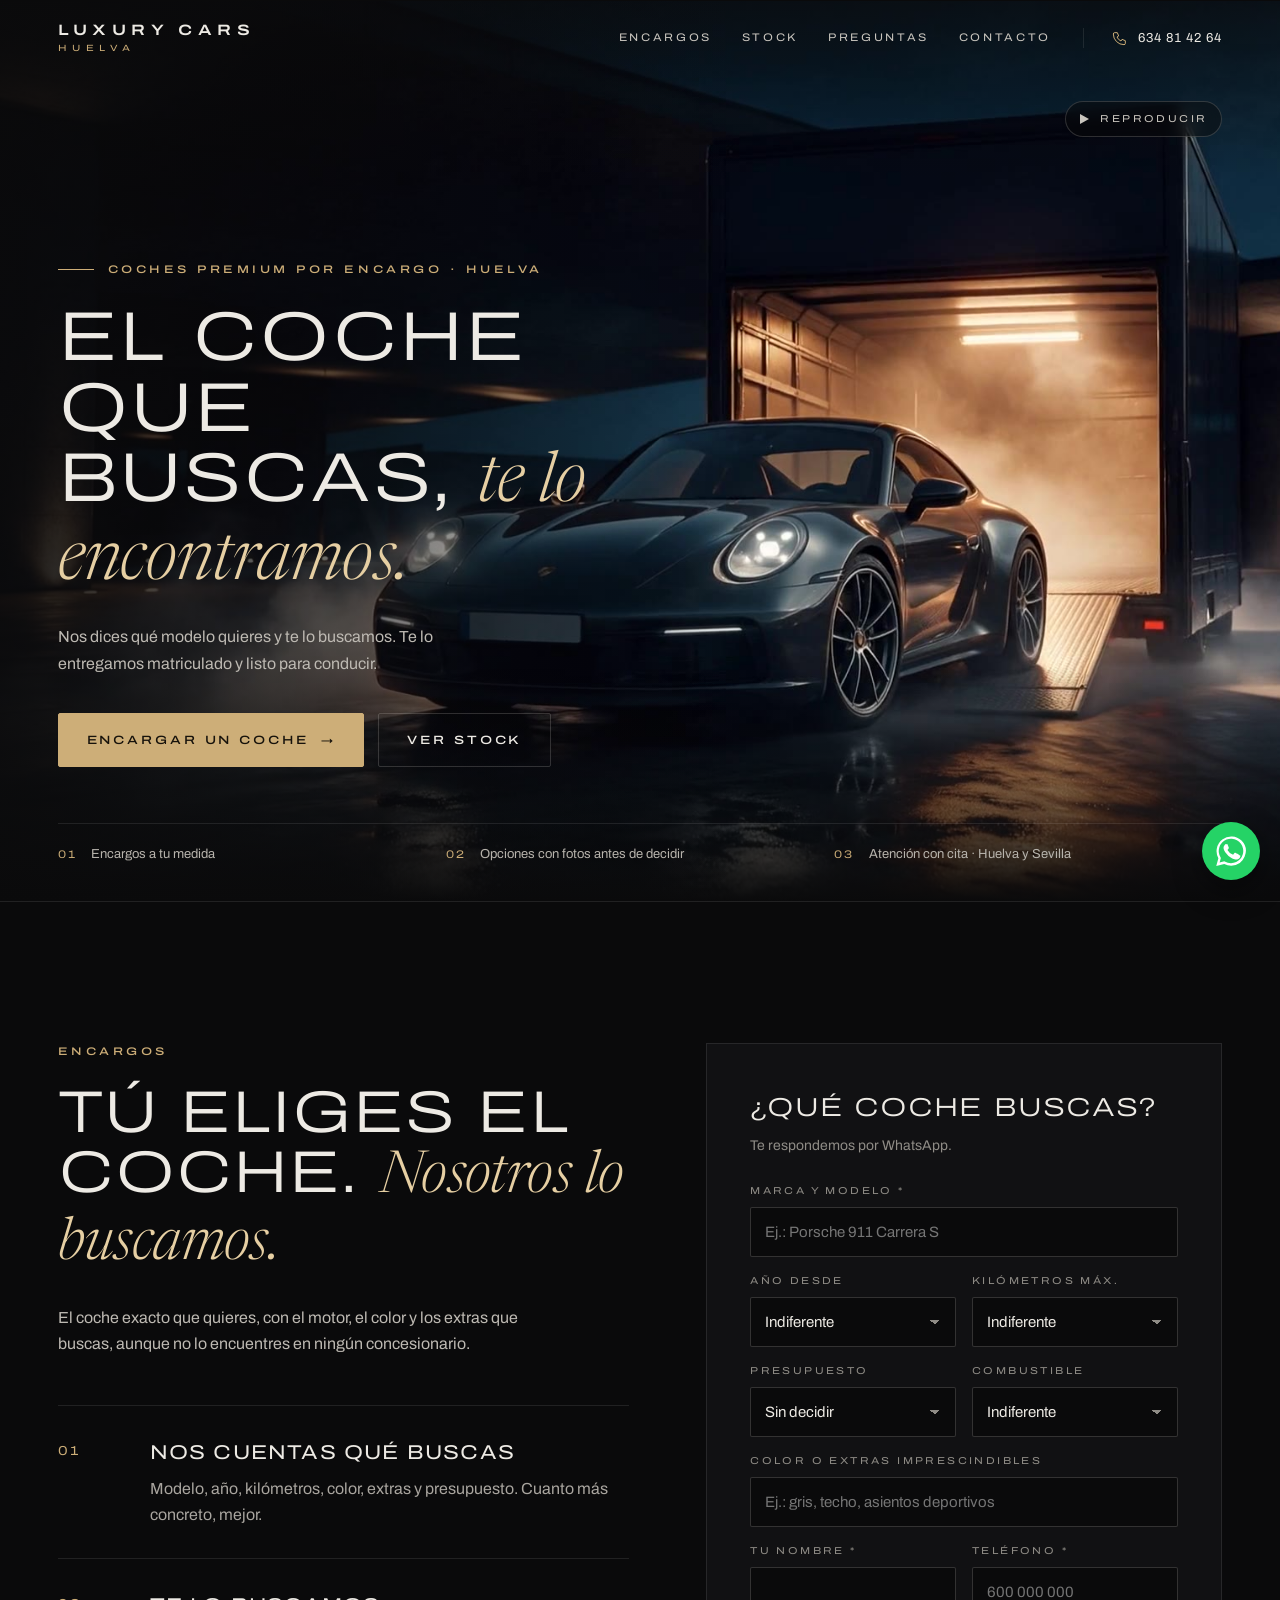
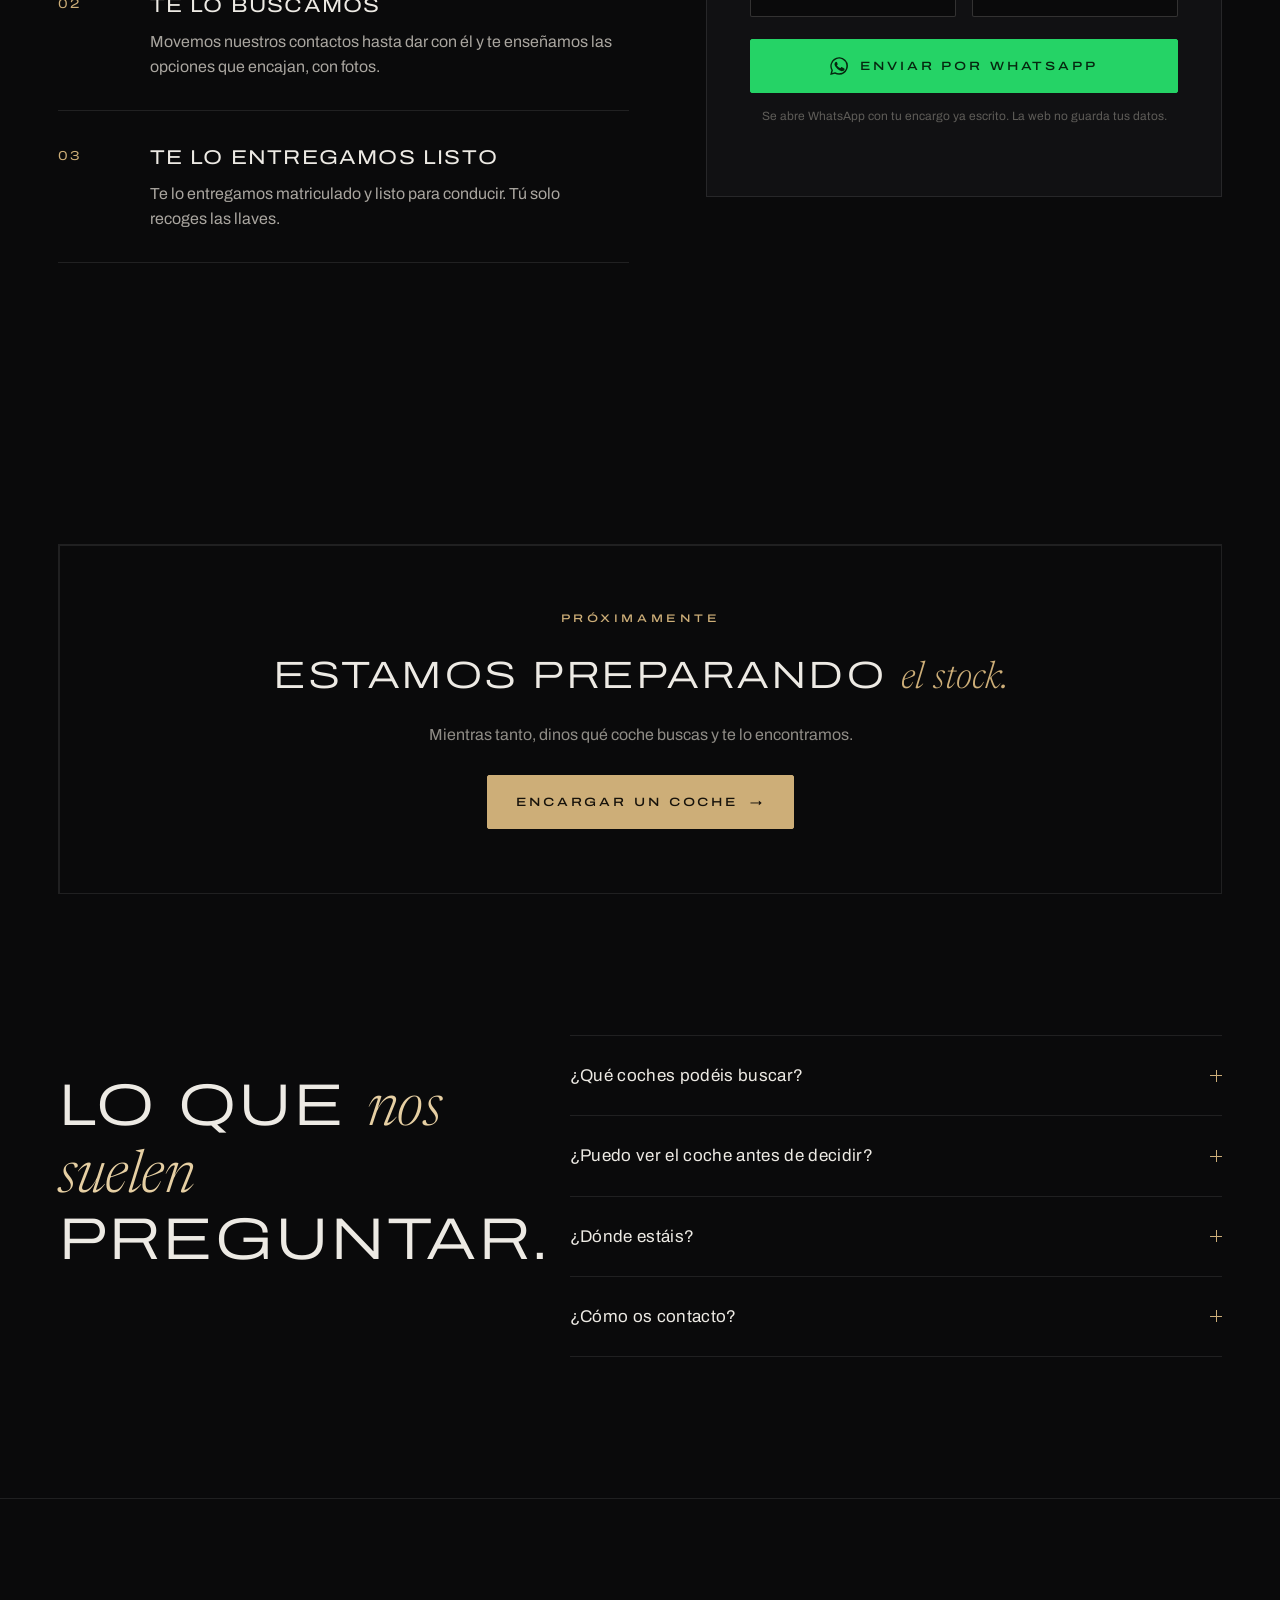
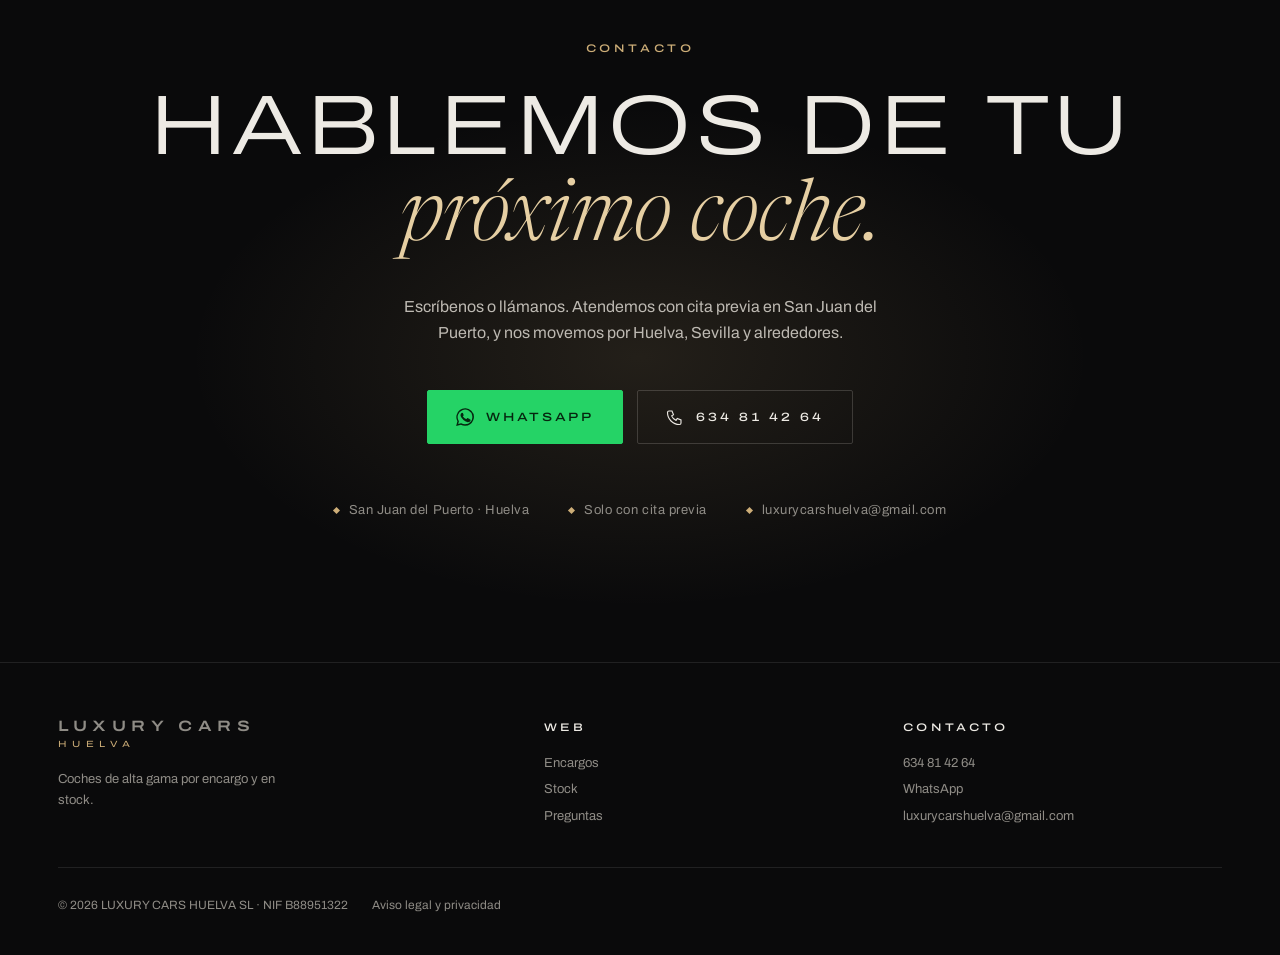
<file: index.html>
<!doctype html>
<html lang="es" class="no-js">
<head>
<meta charset="utf-8">
<meta name="viewport" content="width=device-width,initial-scale=1">
<meta name="robots" content="index, follow">
<title>Luxury Cars Huelva · Coches premium por encargo y en stock</title>
<meta name="description" content="Te buscamos el coche de alta gama que quieres y te lo entregamos matriculado, listo para conducir. Coches premium por encargo en San Juan del Puerto (Huelva).">
<meta property="og:title" content="Luxury Cars Huelva · El coche que buscas, te lo encontramos">
<meta property="og:description" content="Coches premium por encargo y en stock. Huelva y Sevilla.">
<meta property="og:image" content="https://luxurycarshuelva.com/img/og.jpg">
<meta name="theme-color" content="#0A0A0B">
<link rel="icon" href="favicon.svg" type="image/svg+xml">
<link rel="preconnect" href="https://fonts.googleapis.com"><link rel="preconnect" href="https://fonts.gstatic.com" crossorigin>
<link href="https://fonts.googleapis.com/css2?family=Archivo:wdth,wght@62..125,300..600&family=Newsreader:ital,opsz,wght@1,6..72,300;1,6..72,400&display=swap" rel="stylesheet">
<link rel="stylesheet" href="site.css">
<style>
/* portada: vídeo de fondo (el camión llega, baja la rampa y sale el coche) */
.hero{position:relative;height:100vh;height:100svh;min-height:620px;margin-top:-76px;display:flex;flex-direction:column;justify-content:flex-end;overflow:hidden;isolation:isolate;background:#060708}
.hero .bg{position:absolute;inset:0;width:100%;height:100%;object-fit:cover;object-position:58% 50%;z-index:-2}
.hero::before{content:"";position:absolute;inset:0;z-index:-1;pointer-events:none;background:linear-gradient(90deg,rgba(10,10,11,.9) 0%,rgba(10,10,11,.55) 30%,rgba(10,10,11,0) 58%),linear-gradient(0deg,var(--bg) 0%,rgba(10,10,11,0) 26%),linear-gradient(180deg,rgba(10,10,11,.7) 0%,rgba(10,10,11,0) 20%)}
.hero .wrap{width:100%;padding-bottom:36px}
.hero .eyebrow{margin-bottom:24px;display:flex;align-items:center;gap:14px}
.hero .eyebrow::before{content:"";width:36px;height:1px;background:var(--gold)}
.hero h1{font-size:clamp(40px,5.4vw,88px);max-width:11ch}
@media (min-width:761px){.hero .bg{width:126%;left:0}}
.hero .lead{margin:26px 0 36px;max-width:46ch}
.hero .ctas{display:flex;flex-wrap:wrap;gap:14px}
.hero .ctas .count{color:var(--mute);margin-left:4px}
.facts{display:grid;grid-template-columns:repeat(3,1fr);margin-top:56px;border-top:1px solid var(--line)}
.facts div{padding:20px 24px 0 0;font-size:13px;color:#B7B3AC;display:flex;gap:14px;align-items:baseline}
.facts b{font-weight:400;color:var(--gold);font-size:11px;letter-spacing:.2em;font-variation-settings:"wdth" 125}
.hero .eyebrow,.hero h1,.hero .lead,.hero .ctas,.facts{animation:up 1.1s cubic-bezier(.2,.7,.2,1) both}
.hero .eyebrow{animation-delay:.2s}.hero h1{animation-delay:.35s}.hero .lead{animation-delay:.5s}.hero .ctas{animation-delay:.65s}.facts{animation-delay:.8s}
@keyframes up{from{opacity:0;transform:translateY(26px)}to{opacity:1;transform:none}}
.vctl{position:absolute;right:var(--pad);top:calc(76px + 24px);z-index:3;display:flex;align-items:center;gap:10px;height:36px;padding:0 14px 0 12px;border:1px solid var(--line2);border-radius:999px;background:rgba(10,10,11,.45);backdrop-filter:blur(8px);-webkit-backdrop-filter:blur(8px);cursor:pointer;font-size:10px;letter-spacing:.24em;text-transform:uppercase;color:#C9C5BE;font-variation-settings:"wdth" 118;transition:border-color .3s,color .3s}
.vctl:hover{border-color:var(--ink);color:var(--ink)}
.vctl svg{width:12px;height:12px}
.tagline{position:absolute;right:var(--pad);bottom:18px;z-index:3;font-size:10px;letter-spacing:.06em;color:rgba(237,234,228,.4)}

section{position:relative}
.sec{padding:clamp(88px,11vw,160px) 0}
.sec-head{display:flex;justify-content:space-between;align-items:flex-end;gap:40px;margin-bottom:clamp(40px,5vw,72px);flex-wrap:wrap}
.sec-head .eyebrow{margin-bottom:22px}

/* encargos */
.encargo{border-top:1px solid var(--line)}
.enc-grid>*,.faq-grid>*{min-width:0}
.enc-grid{display:grid;grid-template-columns:1.05fr .95fr;gap:clamp(40px,6vw,96px);align-items:start}
.steps{list-style:none;counter-reset:s}
.steps li{display:grid;grid-template-columns:72px 1fr;gap:8px 20px;padding:30px 0;border-top:1px solid var(--line)}
.steps li:last-child{border-bottom:1px solid var(--line)}
.steps li::before{counter-increment:s;content:"0" counter(s);grid-row:span 2;font-size:13px;letter-spacing:.2em;color:var(--gold);font-variation-settings:"wdth" 125;padding-top:5px}
.steps h3{font-weight:400;font-size:20px;letter-spacing:.06em;text-transform:uppercase;font-variation-settings:"wdth" 118}
.steps p{color:#A9A59F;max-width:52ch}
.form{background:var(--bg2);border:1px solid var(--line);padding:clamp(26px,3.4vw,44px);position:sticky;top:100px}
.form h3{font-weight:300;font-size:26px;text-transform:uppercase;letter-spacing:.04em;font-variation-settings:"wdth" 125;margin-bottom:6px}
.form>p{color:var(--mute);font-size:14px;margin-bottom:26px}
.fgrid{display:grid;grid-template-columns:1fr 1fr;gap:16px}
.fgrid .full{grid-column:1/-1}
.f label{display:block;font-size:10px;letter-spacing:.24em;text-transform:uppercase;color:var(--mute);margin-bottom:8px;font-variation-settings:"wdth" 118}
.f input,.f select,.f textarea{width:100%;background:var(--bg);border:1px solid var(--line2);border-radius:var(--r);height:50px;padding:0 14px;font-size:15px;transition:border-color .2s;appearance:none;-webkit-appearance:none}
.f select{background-image:linear-gradient(45deg,transparent 50%,var(--mute) 50%),linear-gradient(135deg,var(--mute) 50%,transparent 50%);background-position:calc(100% - 20px) 22px,calc(100% - 15px) 22px;background-size:5px 5px;background-repeat:no-repeat;padding-right:36px}
.f textarea{height:84px;padding:12px 14px;resize:vertical}
.f input:focus,.f select:focus,.f textarea:focus{outline:0;border-color:var(--gold)}
.f.bad input{border-color:#C96A5A}
.f .err{display:none;font-size:12px;color:#E28C7C;margin-top:6px}
.f.bad .err{display:block}
.form .btn{width:100%;margin-top:22px}
.form .note{font-size:12px;color:var(--dim);margin-top:14px;text-align:center}


/* stock */
.more{display:flex;justify-content:center;margin-top:48px}
.more[hidden],.sec-head[hidden]{display:none}
.soon{grid-column:1/-1;border:1px solid var(--line);padding:clamp(36px,5vw,64px);text-align:center}
.soon h3{font-weight:300;font-size:clamp(26px,3vw,38px);text-transform:uppercase;letter-spacing:.04em;font-variation-settings:"wdth" 125;margin:18px 0 12px}
.soon h3 em{font-family:var(--serif);text-transform:none;letter-spacing:0;color:var(--gold)}
.soon p:not(.eyebrow){color:var(--mute);margin-bottom:28px}

/* por qué */
.why{display:grid;grid-template-columns:repeat(3,1fr);gap:1px;background:var(--line);border:1px solid var(--line)}
.why div{background:var(--bg);padding:clamp(28px,3vw,44px)}
.why b{display:block;font-family:var(--serif);font-style:italic;font-weight:300;font-size:44px;color:var(--gold);line-height:1;margin-bottom:28px}
.why h3{font-weight:400;font-size:18px;letter-spacing:.08em;text-transform:uppercase;font-variation-settings:"wdth" 118;margin-bottom:12px}
.why p{color:#A9A59F;font-size:15px}

/* preguntas */
.faq-grid{display:grid;grid-template-columns:.8fr 1.2fr;gap:clamp(40px,6vw,96px)}
.faq details{border-top:1px solid var(--line)}
.faq details:last-child{border-bottom:1px solid var(--line)}
.faq summary{list-style:none;cursor:pointer;display:flex;justify-content:space-between;align-items:center;gap:20px;padding:26px 0;font-size:17px;letter-spacing:.02em}
.faq summary::-webkit-details-marker{display:none}
.faq summary::after{content:"";width:12px;height:12px;flex:none;background:linear-gradient(var(--gold),var(--gold)) center/12px 1px no-repeat,linear-gradient(var(--gold),var(--gold)) center/1px 12px no-repeat;transition:transform .3s}
.faq details[open] summary::after{transform:rotate(45deg)}
.faq details p{color:#A9A59F;padding:0 40px 28px 0;max-width:62ch}

/* contacto */
.contact{border-top:1px solid var(--line);text-align:center;overflow:hidden}
.contact .h-xl{margin:26px auto 30px;max-width:16ch}
.contact .lead{margin:0 auto 44px}
.contact .ctas{display:flex;justify-content:center;flex-wrap:wrap;gap:14px}
.contact .meta{display:flex;justify-content:center;flex-wrap:wrap;gap:12px 40px;margin-top:56px;color:var(--mute);font-size:13px;letter-spacing:.04em}
.contact .meta span{display:flex;gap:10px;align-items:center}
.contact .meta span::before{content:"";width:5px;height:5px;background:var(--gold);transform:rotate(45deg)}
.glow{position:absolute;left:50%;top:60%;width:900px;height:500px;transform:translate(-50%,-50%);background:radial-gradient(closest-side,rgba(205,174,120,.13),transparent);pointer-events:none;z-index:-1}

@media (max-width:980px){
  .enc-grid,.faq-grid{grid-template-columns:1fr}
  .form{position:static}
  .why{grid-template-columns:1fr}
}
@media (max-width:760px){
  .hero{height:auto;min-height:0}
  .hero .bg{bottom:auto;height:66svh;object-position:50% 50%;-webkit-mask-image:linear-gradient(180deg,#000 60%,transparent 100%);mask-image:linear-gradient(180deg,#000 60%,transparent 100%)}
  .hero::before{background:linear-gradient(180deg,rgba(10,10,11,.7) 0%,rgba(10,10,11,0) 16%)}
  .hero .wrap{padding-top:54svh}
  .hero .lead{margin:18px 0 26px;font-size:15px}
  .hero .ctas .btn{flex:1 1 100%}
  .facts{grid-template-columns:1fr;margin-top:36px}
  .facts div{padding:14px 0;border-bottom:1px solid var(--line)}
  .vctl{top:calc(76px + 12px);height:32px}
  .tagline{bottom:auto;top:calc(76px + 22px);left:var(--pad);right:auto}
  body.on-hero .wa-float{opacity:0;pointer-events:none}
  .wa-float{transition:transform .3s,opacity .3s}
  .fgrid{grid-template-columns:1fr}
  .steps li{grid-template-columns:48px 1fr}
  .contact .ctas .btn{flex:1 1 100%}
}
</style>
<script type="application/ld+json">
{"@context":"https://schema.org","@type":"AutoDealer","name":"Luxury Cars Huelva","legalName":"LUXURY CARS HUELVA SL","taxID":"B88951322","url":"https://luxurycarshuelva.com/","telephone":"+34634814264","email":"luxurycarshuelva@gmail.com","image":"https://luxurycarshuelva.com/img/og.jpg","address":{"@type":"PostalAddress","addressLocality":"San Juan del Puerto","addressRegion":"Huelva","postalCode":"21610","addressCountry":"ES"},"areaServed":[{"@type":"AdministrativeArea","name":"Provincia de Huelva"},{"@type":"AdministrativeArea","name":"Provincia de Sevilla"}],"description":"Coches de alta gama por encargo y venta de coches premium en stock."}
</script>
</head>
<body>
<script>document.documentElement.classList.remove('no-js')</script>

<header class="top">
  <div class="wrap">
    <a class="logo" href="#inicio" aria-label="Luxury Cars Huelva, inicio"><b>LUXURY CARS</b><span>HUELVA</span></a>
    <nav class="nav" aria-label="Principal">
      <a href="#encargo">Encargos</a>
      <a href="coches.html">Stock</a>
      <a href="#preguntas">Preguntas</a>
      <a href="#contacto">Contacto</a>
    </nav>
    <a class="tel num" href="tel:+34634814264" data-icon="tel">634 81 42 64</a>
    <button class="menu-btn" aria-label="Menú" aria-expanded="false"><i></i><i></i></button>
  </div>
</header>

<main>
<section class="hero" id="inicio">
  <video class="bg" id="heroVideo" muted playsinline preload="auto" aria-hidden="true"></video>
  <div class="wrap">
    <p class="eyebrow">Coches premium por encargo · Huelva</p>
    <h1 class="h-xl">El coche que buscas, <em>te lo encontramos.</em></h1>
    <p class="lead">Nos dices qué modelo quieres y te lo buscamos. Te lo entregamos matriculado y listo para conducir.</p>
    <div class="ctas">
      <a class="btn gold" href="#encargo">Encargar un coche <span class="arr">→</span></a>
      <a class="btn" href="coches.html">Ver stock <span class="count num" id="heroCount"></span></a>
    </div>
    <div class="facts">
      <div><b>01</b>Encargos a tu medida</div>
      <div><b>02</b>Opciones con fotos antes de decidir</div>
      <div><b>03</b>Atención con cita · Huelva y Sevilla</div>
    </div>
  </div>
  <button class="vctl" id="vctl" type="button" hidden></button>
</section>

<section class="sec encargo" id="encargo">
  <div class="wrap enc-grid">
    <div>
      <p class="eyebrow rv">Encargos</p>
      <h2 class="h-lg rv" style="margin:22px 0 28px">Tú eliges el coche. <em>Nosotros lo buscamos.</em></h2>
      <p class="lead rv" style="margin-bottom:48px">El coche exacto que quieres, con el motor, el color y los extras que buscas, aunque no lo encuentres en ningún concesionario.</p>
      <ol class="steps">
        <li class="rv"><h3>Nos cuentas qué buscas</h3><p>Modelo, año, kilómetros, color, extras y presupuesto. Cuanto más concreto, mejor.</p></li>
        <li class="rv"><h3>Te lo buscamos</h3><p>Movemos nuestros contactos hasta dar con él y te enseñamos las opciones que encajan, con fotos.</p></li>
        <li class="rv"><h3>Te lo entregamos listo</h3><p>Te lo entregamos matriculado y listo para conducir. Tú solo recoges las llaves.</p></li>
      </ol>
    </div>

    <form class="form rv" id="encForm" novalidate>
      <h3>¿Qué coche buscas?</h3>
      <p>Te respondemos por WhatsApp.</p>
      <div class="fgrid">
        <div class="f full"><label for="e-modelo">Marca y modelo *</label><input id="e-modelo" name="modelo" placeholder="Ej.: Porsche 911 Carrera S" required autocomplete="off"><div class="err">Dinos al menos la marca y el modelo.</div></div>
        <div class="f"><label for="e-anio">Año desde</label><select id="e-anio" name="anio"><option value="">Indiferente</option></select></div>
        <div class="f"><label for="e-km">Kilómetros máx.</label><select id="e-km" name="km"><option value="">Indiferente</option><option>20.000 km</option><option>50.000 km</option><option>80.000 km</option><option>120.000 km</option></select></div>
        <div class="f"><label for="e-pres">Presupuesto</label><select id="e-pres" name="presupuesto"><option value="">Sin decidir</option><option>Hasta 40.000 €</option><option>40.000 – 70.000 €</option><option>70.000 – 100.000 €</option><option>100.000 – 150.000 €</option><option>Más de 150.000 €</option></select></div>
        <div class="f"><label for="e-comb">Combustible</label><select id="e-comb" name="combustible"><option value="">Indiferente</option><option>Gasolina</option><option>Diésel</option><option>Híbrido</option><option>Híbrido enchufable</option><option>Eléctrico</option></select></div>
        <div class="f full"><label for="e-extras">Color o extras imprescindibles</label><input id="e-extras" name="extras" placeholder="Ej.: gris, techo, asientos deportivos" autocomplete="off"></div>
        <div class="f"><label for="e-nombre">Tu nombre *</label><input id="e-nombre" name="nombre" required autocomplete="given-name"><div class="err">¿Cómo te llamas?</div></div>
        <div class="f"><label for="e-tel">Teléfono *</label><input id="e-tel" name="tel" type="tel" inputmode="tel" required autocomplete="tel" placeholder="600 000 000"><div class="err">Revisa el número.</div></div>
      </div>
      <button class="btn wa" type="submit" data-icon="wa">Enviar por WhatsApp</button>
      <p class="note">Se abre WhatsApp con tu encargo ya escrito. La web no guarda tus datos.</p>
    </form>
  </div>
</section>

<section class="sec" id="stock">
  <div class="wrap">
    <div class="sec-head">
      <div><p class="eyebrow rv">Stock</p><h2 class="h-lg rv" style="margin-top:22px">Disponibles <em>ahora.</em></h2></div>
      <p class="lead rv" style="max-width:40ch">Coches que tenemos y puedes ver con cita. Si no está el tuyo, te lo buscamos.</p>
    </div>
    <div class="cars" id="featured"></div>
    <div class="more"><a class="btn" href="coches.html">Ver todo el stock <span class="arr">→</span></a></div>
  </div>
</section>

<section class="sec" id="preguntas" style="padding-top:0">
  <div class="wrap faq-grid">
    <div><p class="eyebrow rv">Preguntas</p><h2 class="h-lg rv" style="margin-top:22px">Lo que <em>nos suelen</em> preguntar.</h2></div>
    <div class="faq">
      <details class="rv"><summary>¿Qué coches podéis buscar?</summary><p>Coches de alta gama y premium. Dinos la marca, el modelo, el año, los kilómetros y tu presupuesto, y te buscamos opciones que encajen.</p></details>
      <details class="rv"><summary>¿Puedo ver el coche antes de decidir?</summary><p>Sí. Te enseñamos fotos de cada opción antes de que elijas.</p></details>
      <details class="rv"><summary>¿Dónde estáis?</summary><p>En San Juan del Puerto (Huelva). Atendemos con cita previa y nos movemos por Huelva, Sevilla y alrededores.</p></details>
      <details class="rv"><summary>¿Cómo os contacto?</summary><p>Por WhatsApp o llamando al 634 81 42 64, o por correo a luxurycarshuelva@gmail.com. También puedes rellenar el formulario de encargo y se abre WhatsApp con tu mensaje ya escrito.</p></details>
    </div>
  </div>
</section>

<section class="sec contact" id="contacto">
  <div class="glow"></div>
  <div class="wrap">
    <p class="eyebrow rv">Contacto</p>
    <h2 class="h-xl rv">Hablemos de tu <em>próximo coche.</em></h2>
    <p class="lead rv">Escríbenos o llámanos. Atendemos con cita previa en San Juan del Puerto, y nos movemos por Huelva, Sevilla y alrededores.</p>
    <div class="ctas rv">
      <a class="btn wa" data-wa="Hola, os escribo desde la web de Luxury Cars Huelva." data-icon="wa">WhatsApp</a>
      <a class="btn" href="tel:+34634814264" data-icon="tel"><span class="num">634 81 42 64</span></a>
    </div>
    <div class="meta rv"><span>San Juan del Puerto · Huelva</span><span>Solo con cita previa</span><span><a href="mailto:luxurycarshuelva@gmail.com">luxurycarshuelva@gmail.com</a></span></div>
  </div>
</section>
</main>

<footer class="foot-site">
  <div class="wrap">
    <div><a class="logo" href="#inicio"><b>LUXURY CARS</b><span>HUELVA</span></a><p style="margin-top:20px;max-width:36ch">Coches de alta gama por encargo y en stock.</p></div>
    <div><h4>Web</h4><p><a href="#encargo">Encargos</a></p><p><a href="coches.html">Stock</a></p><p><a href="#preguntas">Preguntas</a></p></div>
    <div><h4>Contacto</h4><p><a href="tel:+34634814264" class="num">634 81 42 64</a></p><p><a data-wa>WhatsApp</a></p><p><a href="mailto:luxurycarshuelva@gmail.com">luxurycarshuelva@gmail.com</a></p></div>
    <div class="legal"><span>© 2026 LUXURY CARS HUELVA SL · NIF B88951322</span><a href="aviso-legal.html">Aviso legal y privacidad</a></div>
  </div>
</footer>

<a class="wa-float" data-wa="Hola, os escribo desde la web de Luxury Cars Huelva." data-icon="wa" aria-label="Escríbenos por WhatsApp"></a>

<script src="stock.js"></script>
<script src="site.js"></script>
<script>
// Portada: coches destacados y contador del stock
async function pintar() {
  const all = await LCH.list();
  const disp = all.filter(c => c.estado !== 'vendido');
  document.getElementById('heroCount').textContent = '· ' + disp.length;
  const dest = disp.filter(c => c.destacado).concat(disp.filter(c => !c.destacado));
  const box = document.getElementById('featured');
  document.getElementById('heroCount').hidden = !disp.length;
  document.querySelector('#stock .more').hidden = !disp.length;
  document.querySelector('#stock .sec-head').hidden = !disp.length;
  box.innerHTML = disp.length ? dest.slice(0, 6).map(carCard).join('')
    : '<div class="soon rv"><p class="eyebrow">Próximamente</p><h3>Estamos preparando <em>el stock.</em></h3><p>Mientras tanto, dinos qué coche buscas y te lo encontramos.</p><a class="btn gold" href="#encargo">Encargar un coche <span class="arr">→</span></a></div>';
  reveal(box);
}
pintar(); LCH.onChange(pintar);

// Formulario de encargo: se manda por WhatsApp
const f = document.getElementById('encForm');
const anio = f.anio, y = new Date().getFullYear();
for (let a = y; a >= y - 12; a--) anio.insertAdjacentHTML('beforeend', `<option>${a}</option>`);
const pre = new URLSearchParams(location.search).get('modelo');
if (pre) f.modelo.value = pre;
f.addEventListener('submit', e => {
  e.preventDefault();
  const tel = f.tel.value.replace(/[\s.-]/g, '');
  const checks = [[f.modelo, f.modelo.value.trim().length >= 3], [f.nombre, f.nombre.value.trim().length >= 2], [f.tel, /^(\+?34)?[6789]\d{8}$/.test(tel)]];
  checks.forEach(([el, ok]) => el.closest('.f').classList.toggle('bad', !ok));
  const bad = checks.find(([, ok]) => !ok);
  if (bad) { bad[0].focus(); return; }
  const v = n => f[n].value.trim();
  const lineas = [
    `Hola, soy ${v('nombre')}. Quiero encargar un coche:`,
    `• Modelo: ${v('modelo')}`,
    v('anio') && `• Año desde: ${v('anio')}`,
    v('km') && `• Kilómetros máx.: ${v('km')}`,
    v('combustible') && `• Combustible: ${v('combustible')}`,
    v('presupuesto') && `• Presupuesto: ${v('presupuesto')}`,
    v('extras') && `• Color / extras: ${v('extras')}`,
    `Mi teléfono: ${v('tel')}`,
  ].filter(Boolean);
  window.open(LCH.wa(lineas.join('\n')), '_blank', 'noopener');
});
f.querySelectorAll('input').forEach(i => i.addEventListener('input', () => i.closest('.f').classList.remove('bad')));

// Portada: el vídeo se reproduce una vez de fondo y se queda en el coche
(() => {
  const v = document.getElementById('heroVideo'), b = document.getElementById('vctl');
  const movil = innerWidth < 760, base = movil ? 'video/portada-movil' : 'video/portada';
  const quieto = matchMedia('(prefers-reduced-motion: reduce)').matches;
  const ICO_PAUSA = '<svg viewBox="0 0 12 12" fill="currentColor"><rect x="2" y="1" width="3" height="10"/><rect x="7" y="1" width="3" height="10"/></svg>';
  const ICO_PLAY = '<svg viewBox="0 0 12 12" fill="currentColor"><path d="M2 1l9 5-9 5z"/></svg>';
  const ICO_OTRA = '<svg viewBox="0 0 12 12" fill="none" stroke="currentColor" stroke-width="1.5"><path d="M10 6a4 4 0 1 1-1.2-2.8M10 1.5V4H7.5"/></svg>';
  const boton = (ico, txt, label) => { b.innerHTML = ico + txt; b.setAttribute('aria-label', label); b.hidden = false; };
  if (quieto) { v.poster = base + '-final.jpg'; return; }
  v.poster = base + '-inicio.jpg';
  v.src = base + '.mp4';
  const pinta = () => v.ended ? boton(ICO_OTRA, 'Ver de nuevo', 'Ver el vídeo de nuevo') : v.paused ? boton(ICO_PLAY, 'Reproducir', 'Reproducir el vídeo') : boton(ICO_PAUSA, 'Pausa', 'Pausar el vídeo');
  ['play', 'pause', 'ended'].forEach(t => v.addEventListener(t, pinta));
  b.addEventListener('click', () => { if (v.ended) v.currentTime = 0; v.paused ? v.play() : v.pause(); });
  v.play().catch(() => { v.poster = base + '-final.jpg'; pinta(); });
  // En el móvil se esconde el botón de WhatsApp mientras se ve la portada, para que no tape los botones
  new IntersectionObserver(([e]) => document.body.classList.toggle('on-hero', e.isIntersecting), { threshold: .35 }).observe(document.getElementById('inicio'));
})();
</script>
</body>
</html>
</file>
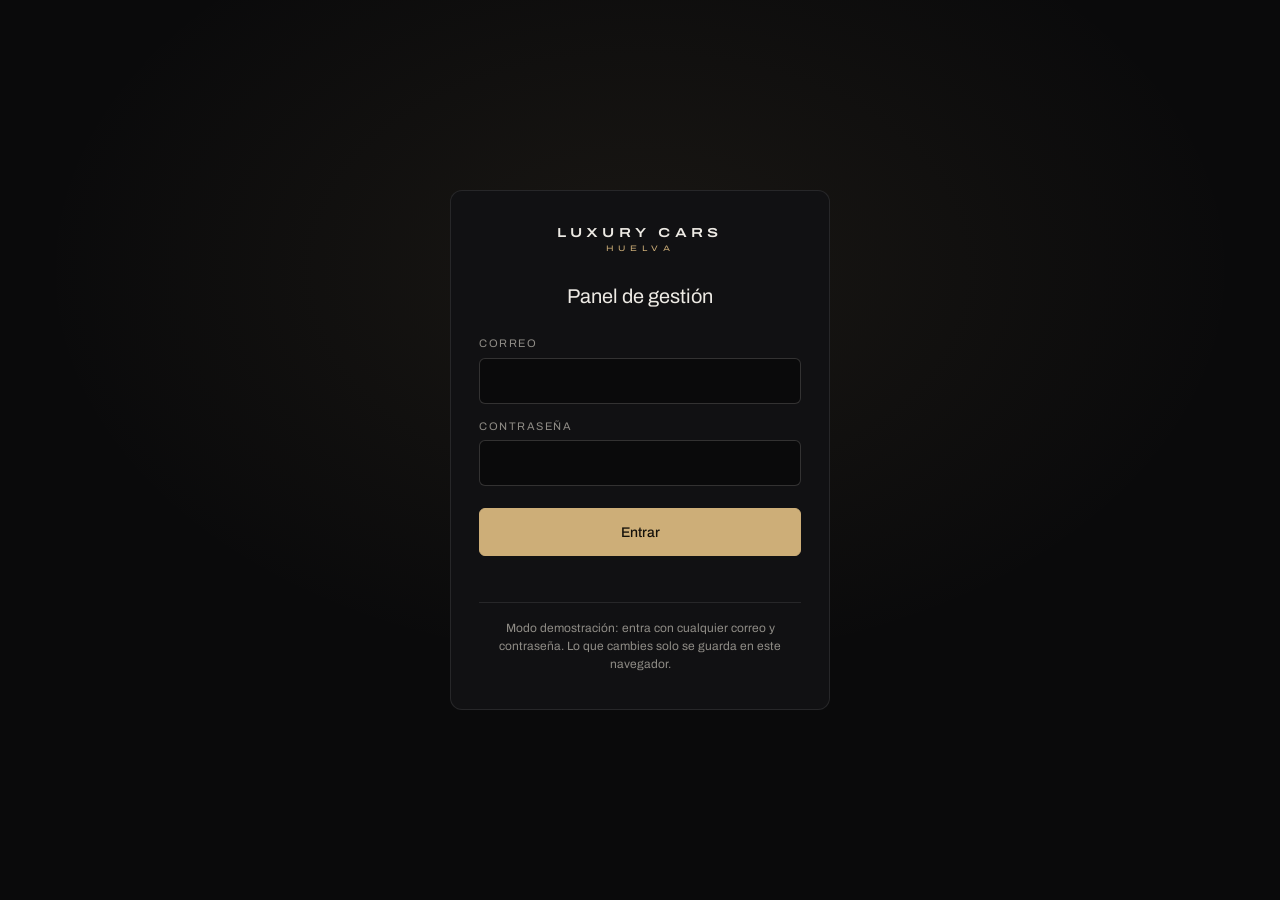
<file: panel/index.html>
<!doctype html>
<html lang="es">
<head>
<meta charset="utf-8">
<meta name="viewport" content="width=device-width,initial-scale=1,viewport-fit=cover">
<meta name="robots" content="noindex, nofollow">
<title>Panel · Luxury Cars Huelva</title>
<meta name="theme-color" content="#0A0A0B">
<link rel="icon" href="../favicon.svg" type="image/svg+xml">
<link rel="preconnect" href="https://fonts.googleapis.com"><link rel="preconnect" href="https://fonts.gstatic.com" crossorigin>
<link href="https://fonts.googleapis.com/css2?family=Archivo:wdth,wght@62..125,300..600&display=swap" rel="stylesheet">
<style>
:root{--bg:#0A0A0B;--bg2:#111113;--bg3:#18181B;--line:rgba(237,234,228,.10);--line2:rgba(237,234,228,.18);--ink:#EDEAE4;--mute:#8F8C86;--dim:#5E5C58;--gold:#CDAE78;--gold2:#E6CFA3;--ok:#7FB88A;--warn:#D9A65A;--red:#E07A6A;--r:6px;color-scheme:dark}
*{box-sizing:border-box;margin:0;padding:0}
body{background:var(--bg);color:var(--ink);font:400 15px/1.5 "Archivo",system-ui,sans-serif;-webkit-font-smoothing:antialiased;min-height:100vh}
button,input,select,textarea{font:inherit;color:inherit}
a{color:inherit;text-decoration:none}
img{display:block}
:focus-visible{outline:1px solid var(--gold);outline-offset:2px}
.hidden{display:none!important}
.logo{display:flex;flex-direction:column;line-height:1;gap:5px}
.logo b{font-weight:600;font-size:13px;letter-spacing:.34em;font-variation-settings:"wdth" 125}
.logo span{font-size:8px;letter-spacing:.6em;color:var(--gold);font-variation-settings:"wdth" 125}
.btn{display:inline-flex;align-items:center;justify-content:center;gap:8px;height:44px;padding:0 18px;border-radius:var(--r);border:1px solid var(--line2);background:transparent;cursor:pointer;font-size:14px;font-weight:500;white-space:nowrap;transition:background .2s,border-color .2s}
.btn:hover{border-color:var(--ink)}
.btn.gold{background:var(--gold);border-color:var(--gold);color:#16120B}
.btn.gold:hover{background:var(--gold2)}
.btn.danger{color:var(--red);border-color:rgba(224,122,106,.4)}
.btn.danger.armed{background:var(--red);color:#1a0905;border-color:var(--red)}
.btn.sm{height:36px;padding:0 12px;font-size:13px}
.btn:disabled{opacity:.5;cursor:wait}
.icon-btn{width:36px;height:36px;border-radius:var(--r);border:1px solid var(--line);background:none;cursor:pointer;display:grid;place-items:center;color:var(--mute);transition:all .2s}
.icon-btn:hover{color:var(--ink);border-color:var(--line2)}
.icon-btn:disabled{opacity:.25;cursor:default}
.icon-btn.on{color:var(--gold);border-color:rgba(205,174,120,.5)}
.icon-btn svg{width:16px;height:16px}

/* acceso */
.login{min-height:100vh;display:grid;place-items:center;padding:24px;background:radial-gradient(600px 400px at 50% 30%,rgba(205,174,120,.08),transparent)}
.login form{width:min(100%,380px);background:var(--bg2);border:1px solid var(--line);border-radius:12px;padding:36px 28px}
.login .logo{align-items:center;margin-bottom:28px}
.login h1{font-size:20px;font-weight:400;text-align:center;margin-bottom:24px}
.fld{margin-bottom:14px}
.fld label{display:block;font-size:11px;letter-spacing:.14em;text-transform:uppercase;color:var(--mute);margin-bottom:6px}
.fld input,.fld select,.fld textarea{width:100%;height:46px;background:var(--bg);border:1px solid var(--line2);border-radius:var(--r);padding:0 12px;font-size:16px;appearance:none;-webkit-appearance:none}
.fld select{background-image:linear-gradient(45deg,transparent 50%,var(--mute) 50%),linear-gradient(135deg,var(--mute) 50%,transparent 50%);background-position:calc(100% - 18px) 20px,calc(100% - 13px) 20px;background-size:5px 5px;background-repeat:no-repeat;padding-right:32px}
.fld textarea{height:110px;padding:10px 12px;resize:vertical}
.fld input:focus,.fld select:focus,.fld textarea:focus{outline:0;border-color:var(--gold)}
.login .btn{width:100%;margin-top:8px;height:48px}
.login .msg{font-size:13px;color:var(--red);min-height:20px;margin-top:10px;text-align:center}
.demo-note{font-size:12px;color:var(--mute);text-align:center;margin-top:16px;padding-top:16px;border-top:1px solid var(--line)}

/* app */
.bar{position:sticky;top:0;z-index:20;background:rgba(10,10,11,.92);backdrop-filter:blur(12px);-webkit-backdrop-filter:blur(12px);border-bottom:1px solid var(--line)}
.bar .in{max-width:1180px;margin:0 auto;padding:0 20px;height:64px;display:flex;align-items:center;gap:14px}
.bar .tag{font-size:11px;letter-spacing:.2em;text-transform:uppercase;color:var(--mute);padding-left:14px;border-left:1px solid var(--line)}
.bar .sp{flex:1}
.demo{background:rgba(205,174,120,.1);border-bottom:1px solid rgba(205,174,120,.25);color:var(--gold2);font-size:13px}
.demo .in{max-width:1180px;margin:0 auto;padding:9px 20px;display:flex;gap:12px;align-items:center;flex-wrap:wrap}
.demo button{background:none;border:0;color:var(--gold);text-decoration:underline;cursor:pointer;font-size:13px}
.page{max-width:1180px;margin:0 auto;padding:28px 20px 120px}
.stats{display:grid;grid-template-columns:repeat(4,1fr);gap:10px;margin-bottom:28px}
.stat{background:var(--bg2);border:1px solid var(--line);border-radius:10px;padding:16px 18px}
.stat small{display:block;font-size:11px;letter-spacing:.14em;text-transform:uppercase;color:var(--mute);margin-bottom:6px}
.stat b{font-size:26px;font-weight:400;font-variant-numeric:tabular-nums}
.stat.flash{animation:flash 1s}
@keyframes flash{30%{border-color:var(--gold);background:rgba(205,174,120,.08)}}
.tools{display:flex;gap:10px;align-items:center;margin-bottom:16px;flex-wrap:wrap}
.tabs{display:flex;gap:4px;background:var(--bg2);border:1px solid var(--line);border-radius:999px;padding:4px;overflow-x:auto;scrollbar-width:none}
.tabs button{border:0;background:none;padding:7px 14px;border-radius:999px;cursor:pointer;font-size:13px;color:var(--mute);white-space:nowrap}
.tabs button[aria-pressed=true]{background:var(--ink);color:var(--bg)}
.tabs i{font-style:normal;opacity:.6;margin-left:4px}
.search{flex:1;min-width:180px;height:42px;background:var(--bg2);border:1px solid var(--line);border-radius:999px;padding:0 16px;font-size:15px}
.search:focus{outline:0;border-color:var(--gold)}
.list{display:flex;flex-direction:column;gap:8px}
.row{display:grid;grid-template-columns:96px 1fr auto auto auto;gap:16px;align-items:center;background:var(--bg2);border:1px solid var(--line);border-radius:10px;padding:10px;transition:border-color .3s,background .3s}
.row.new{animation:newrow 1.6s}
@keyframes newrow{0%{border-color:var(--gold);background:rgba(205,174,120,.14)}}
.row .th{width:96px;aspect-ratio:4/3;border-radius:6px;overflow:hidden;background:var(--bg3);cursor:pointer}
.row .th img{width:100%;height:100%;object-fit:cover}
.row .tt{min-width:0;cursor:pointer}
.row .tt b{display:block;font-weight:500;font-size:16px;white-space:nowrap;overflow:hidden;text-overflow:ellipsis}
.row .tt small{color:var(--mute);font-size:13px}
.row .pr{font-size:17px;font-variant-numeric:tabular-nums;text-align:right;min-width:110px}
.row select{height:36px;border-radius:999px;border:1px solid var(--line2);background:var(--bg);padding:0 30px 0 12px;font-size:13px;appearance:none;-webkit-appearance:none;cursor:pointer;background-image:linear-gradient(45deg,transparent 50%,var(--mute) 50%),linear-gradient(135deg,var(--mute) 50%,transparent 50%);background-position:calc(100% - 16px) 15px,calc(100% - 11px) 15px;background-size:5px 5px;background-repeat:no-repeat}
.row select.stock{color:var(--ok)}.row select.reservado{color:var(--warn)}.row select.vendido{color:var(--mute)}.row select.oculto{color:var(--dim)}
.row .acts{display:flex;gap:6px}
.empty{text-align:center;color:var(--mute);padding:60px 20px;border:1px dashed var(--line2);border-radius:10px}
.fab{display:none}

/* editor */
.scrim{position:fixed;inset:0;background:rgba(0,0,0,.6);z-index:40;opacity:0;pointer-events:none;transition:opacity .3s}
.scrim.open{opacity:1;pointer-events:auto}
.drawer{position:fixed;top:0;right:0;bottom:0;width:min(100%,620px);background:var(--bg);border-left:1px solid var(--line);z-index:41;transform:translateX(100%);transition:transform .4s cubic-bezier(.2,.7,.2,1);display:flex;flex-direction:column}
.drawer.open{transform:none}
.drawer header{display:flex;align-items:center;justify-content:space-between;padding:16px 20px;border-bottom:1px solid var(--line)}
.drawer header h2{font-size:18px;font-weight:500}
.drawer .body{flex:1;overflow-y:auto;padding:20px 20px 32px}
.drawer footer{display:flex;gap:10px;padding:14px 20px calc(14px + env(safe-area-inset-bottom));border-top:1px solid var(--line);background:var(--bg2)}
.drawer footer .sp{flex:1}
.grp{margin-bottom:28px}
.grp>h3{font-size:11px;letter-spacing:.2em;text-transform:uppercase;color:var(--gold);font-weight:500;margin-bottom:14px}
.two{display:grid;grid-template-columns:1fr 1fr;gap:0 12px}
.three{display:grid;grid-template-columns:1fr 1fr 1fr;gap:0 12px}
.photos{display:grid;grid-template-columns:repeat(3,1fr);gap:8px}
.ph{position:relative;aspect-ratio:4/3;border-radius:6px;overflow:hidden;background:var(--bg3)}
.ph img{width:100%;height:100%;object-fit:cover}
.ph .first{position:absolute;left:6px;top:6px;font-size:10px;letter-spacing:.12em;text-transform:uppercase;background:var(--gold);color:#16120B;padding:3px 6px;border-radius:3px}
.ph .ctl{position:absolute;inset:auto 0 0 0;display:flex;justify-content:space-between;padding:6px;background:linear-gradient(0deg,rgba(0,0,0,.7),transparent)}
.ph .ctl button{width:28px;height:28px;border-radius:50%;border:0;background:rgba(10,10,11,.75);cursor:pointer;font-size:13px}
.ph .ctl button:disabled{opacity:.3}
.ph.loading::after{content:"";position:absolute;inset:0;background:linear-gradient(90deg,transparent,rgba(255,255,255,.08),transparent);animation:sh 1s infinite}
@keyframes sh{from{transform:translateX(-100%)}to{transform:translateX(100%)}}
.add{aspect-ratio:4/3;border:1px dashed var(--line2);border-radius:6px;display:flex;flex-direction:column;align-items:center;justify-content:center;gap:6px;color:var(--mute);cursor:pointer;font-size:13px;text-align:center;padding:8px;transition:border-color .2s,color .2s}
.add:hover,.add.drag{border-color:var(--gold);color:var(--gold)}
.add b{font-size:24px;font-weight:300;line-height:1}
.seg{display:grid;grid-template-columns:repeat(4,1fr);gap:4px;background:var(--bg2);border:1px solid var(--line);border-radius:var(--r);padding:4px}
.seg button{border:0;background:none;border-radius:4px;height:38px;cursor:pointer;font-size:13px;color:var(--mute)}
.seg button[aria-pressed=true]{background:var(--ink);color:var(--bg)}
.switch{display:flex;align-items:center;justify-content:space-between;gap:16px;padding:14px 0;border-top:1px solid var(--line);margin-top:14px;cursor:pointer}
.switch small{display:block;color:var(--mute);font-size:13px}
.switch input{appearance:none;-webkit-appearance:none;width:46px;height:26px;border-radius:999px;background:var(--bg3);border:1px solid var(--line2);position:relative;cursor:pointer;flex:none;transition:background .2s}
.switch input::after{content:"";position:absolute;top:3px;left:3px;width:18px;height:18px;border-radius:50%;background:var(--mute);transition:transform .2s,background .2s}
.switch input:checked{background:var(--gold);border-color:var(--gold)}
.switch input:checked::after{transform:translateX(20px);background:#16120B}
.chips{display:flex;flex-wrap:wrap;gap:6px;margin-top:8px}
.chips span{display:inline-flex;align-items:center;gap:6px;font-size:13px;padding:5px 6px 5px 12px;border:1px solid var(--line2);border-radius:999px}
.chips button{border:0;background:var(--bg3);width:20px;height:20px;border-radius:50%;cursor:pointer;font-size:11px;color:var(--mute)}
.err{color:var(--red);font-size:13px;margin-top:-8px;margin-bottom:12px}
.toast{position:fixed;left:50%;bottom:24px;transform:translate(-50%,30px);background:var(--ink);color:var(--bg);padding:12px 18px;border-radius:999px;font-size:14px;font-weight:500;opacity:0;transition:all .35s;z-index:60;pointer-events:none;white-space:nowrap}
.toast.show{opacity:1;transform:translate(-50%,0)}
.toast.bad{background:var(--red)}

@media (max-width:820px){
  .stats{grid-template-columns:repeat(2,1fr)}
  .row{grid-template-columns:84px 1fr auto;grid-template-areas:"th tt pr" "th st acts";gap:8px 12px}
  .row .th{grid-area:th;width:84px}
  .row .tt{grid-area:tt}.row .pr{grid-area:pr;min-width:0;font-size:15px}
  .row select{grid-area:st;justify-self:start}
  .row .acts{grid-area:acts}
  .row .acts .mv{display:none}
  .tools .btn.gold{display:none}
  .fab{display:flex;position:fixed;right:18px;bottom:calc(18px + env(safe-area-inset-bottom));z-index:30;height:56px;padding:0 22px;border-radius:999px;box-shadow:0 10px 30px rgba(0,0,0,.5)}
  .bar .tag,.bar .web-t{display:none}
}
@media (max-width:520px){
  .two,.three{grid-template-columns:1fr 1fr}
  .three .fld:last-child{grid-column:1/-1}
  .seg{grid-template-columns:repeat(2,1fr)}
  .drawer footer .btn.danger{padding:0 12px}
}
</style>
</head>
<body>

<!-- acceso -->
<div class="login hidden" id="login">
  <form id="loginForm">
    <div class="logo"><b>LUXURY CARS</b><span>HUELVA</span></div>
    <h1>Panel de gestión</h1>
    <div class="fld"><label for="l-email">Correo</label><input id="l-email" type="email" autocomplete="username" required></div>
    <div class="fld"><label for="l-pass">Contraseña</label><input id="l-pass" type="password" autocomplete="current-password" required></div>
    <button class="btn gold" type="submit">Entrar</button>
    <p class="msg" id="loginMsg" role="alert"></p>
    <p class="demo-note hidden" id="demoNote">Modo demostración: entra con cualquier correo y contraseña. Lo que cambies solo se guarda en este navegador.</p>
  </form>
</div>

<!-- panel -->
<div id="app" class="hidden">
  <div class="bar"><div class="in">
    <div class="logo"><b>LUXURY CARS</b><span>HUELVA</span></div>
    <span class="tag">Panel</span>
    <span class="sp"></span>
    <a class="btn sm" href="../index.html" target="_blank" rel="noopener">Ver web <span class="web-t">↗</span></a>
    <button class="btn sm" id="logout">Salir</button>
  </div></div>
  <div class="demo hidden" id="demoBar"><div class="in">Modo demostración: coches de ejemplo y cambios guardados solo en este navegador. <button id="reset">Volver a los coches de ejemplo</button></div></div>

  <div class="page">
    <div class="stats">
      <div class="stat" id="s-stock"><small>En stock</small><b>0</b></div>
      <div class="stat" id="s-res"><small>Reservados</small><b>0</b></div>
      <div class="stat" id="s-vend"><small>Vendidos</small><b>0</b></div>
      <div class="stat" id="s-valor"><small>Valor en stock</small><b>0 €</b></div>
    </div>
    <div class="tools">
      <div class="tabs" id="tabs" role="toolbar" aria-label="Filtrar por estado"></div>
      <input class="search" id="q" type="search" placeholder="Buscar marca o modelo" aria-label="Buscar">
      <button class="btn gold" data-new>+ Añadir coche</button>
    </div>
    <div class="list" id="list"></div>
  </div>
  <button class="btn gold fab" data-new>+ Añadir coche</button>
</div>

<!-- editor -->
<div class="scrim" id="scrim"></div>
<aside class="drawer" id="drawer" aria-modal="true" role="dialog" aria-labelledby="edTitle">
  <header><h2 id="edTitle">Nuevo coche</h2><button class="icon-btn" id="close" aria-label="Cerrar">✕</button></header>
  <form class="body" id="ed" novalidate>
    <div class="grp">
      <h3>Fotos</h3>
      <div class="photos" id="photos"></div>
      <input type="file" id="file" accept="image/*" multiple hidden>
    </div>
    <div class="grp">
      <h3>El coche</h3>
      <div class="two">
        <div class="fld"><label for="f-marca">Marca *</label><input id="f-marca" name="marca" list="marcas" required autocomplete="off"></div>
        <div class="fld"><label for="f-modelo">Modelo *</label><input id="f-modelo" name="modelo" required autocomplete="off"></div>
      </div>
      <div class="fld"><label for="f-version">Versión</label><input id="f-version" name="version" placeholder="Ej.: quattro, Competition, 4MATIC" autocomplete="off"></div>
      <div class="three">
        <div class="fld"><label for="f-anio">Año</label><input id="f-anio" name="anio" type="number" inputmode="numeric" min="1950" max="2030"></div>
        <div class="fld"><label for="f-km">Kilómetros</label><input id="f-km" name="km" type="number" inputmode="numeric" min="0" step="1"></div>
        <div class="fld"><label for="f-cv">CV</label><input id="f-cv" name="cv" type="number" inputmode="numeric" min="0"></div>
      </div>
      <div class="two">
        <div class="fld"><label for="f-comb">Combustible</label><select id="f-comb" name="combustible"><option>Gasolina</option><option>Diésel</option><option>Híbrido</option><option>Híbrido enchufable</option><option>Eléctrico</option><option>Gasolina (MHEV)</option><option>Diésel (MHEV)</option></select></div>
        <div class="fld"><label for="f-cambio">Cambio</label><select id="f-cambio" name="cambio"><option>Automático</option><option>Manual</option></select></div>
      </div>
      <div class="fld"><label for="f-color">Color</label><input id="f-color" name="color" autocomplete="off"></div>
    </div>
    <div class="grp">
      <h3>Precio y estado</h3>
      <div class="fld"><label for="f-precio">Precio (€)</label><input id="f-precio" name="precio" type="number" inputmode="numeric" min="0" step="100" placeholder="Vacío = «Consultar»"></div>
      <div class="seg" id="seg" role="group" aria-label="Estado"></div>
      <label class="switch"><span>Destacado<small>Sale en la portada de la web</small></span><input type="checkbox" name="destacado"></label>
    </div>
    <div class="grp">
      <h3>Descripción</h3>
      <div class="fld"><label for="f-desc">Lo que hay que saber de este coche</label><textarea id="f-desc" name="descripcion" placeholder="Dueños, mantenimiento, garantía, estado…"></textarea></div>
      <div class="fld"><label for="f-extra">Equipamiento destacado</label><input id="f-extra" placeholder="Escribe un extra y pulsa Intro" autocomplete="off"></div>
      <div class="chips" id="chips"></div>
    </div>
    <p class="err hidden" id="edErr" role="alert"></p>
  </form>
  <footer>
    <button class="btn danger" id="del" type="button">Borrar</button>
    <span class="sp"></span>
    <button class="btn" id="cancel" type="button">Cancelar</button>
    <button class="btn gold" id="save" type="button">Guardar</button>
  </footer>
</aside>

<datalist id="marcas"><option>Porsche</option><option>Mercedes-AMG</option><option>Mercedes-Benz</option><option>BMW</option><option>Audi</option><option>Land Rover</option><option>Lamborghini</option><option>Ferrari</option><option>Bentley</option><option>Maserati</option><option>Aston Martin</option><option>McLaren</option><option>Volvo</option><option>Tesla</option></datalist>

<div class="toast" id="toast" role="status"></div>

<script src="../stock.js"></script>
<script>
const $ = s => document.querySelector(s);
const e = LCH.esc;
const src = f => f && f.startsWith('img/') ? '../' + f : f;
let cars = [], filtro = 'todos', q = '', editing = null, fotos = [], extras = [], estado = 'stock', lastSaved = null;

const toast = (t, bad) => { const el = $('#toast'); el.textContent = t; el.classList.toggle('bad', !!bad); el.classList.add('show'); clearTimeout(toast.t); toast.t = setTimeout(() => el.classList.remove('show'), 2600); };
const ICO = {
  star: '<svg viewBox="0 0 24 24" fill="currentColor"><path d="m12 2.8 2.8 5.8 6.3.9-4.6 4.4 1.1 6.3L12 17.2l-5.6 3 1.1-6.3L2.9 9.5l6.3-.9z"/></svg>',
  up: '<svg viewBox="0 0 24 24" fill="none" stroke="currentColor" stroke-width="2"><path d="m6 15 6-6 6 6"/></svg>',
  down: '<svg viewBox="0 0 24 24" fill="none" stroke="currentColor" stroke-width="2"><path d="m6 9 6 6 6-6"/></svg>',
  edit: '<svg viewBox="0 0 24 24" fill="none" stroke="currentColor" stroke-width="1.8"><path d="M4 20h4L19 9l-4-4L4 16z"/></svg>',
};

/* ---------- acceso ---------- */
async function arrancar() {
  if (LCH.DEMO) { $('#demoNote').classList.remove('hidden'); $('#demoBar').classList.remove('hidden'); }
  const u = await LCH.user().catch(() => null);
  if (u) entrar(); else $('#login').classList.remove('hidden');
}
$('#loginForm').addEventListener('submit', async ev => {
  ev.preventDefault();
  const b = ev.target.querySelector('button'); b.disabled = true; $('#loginMsg').textContent = '';
  try { await LCH.login($('#l-email').value.trim(), $('#l-pass').value); entrar(); }
  catch (err) { $('#loginMsg').textContent = 'Correo o contraseña incorrectos.'; }
  b.disabled = false;
});
function entrar() { $('#login').classList.add('hidden'); $('#app').classList.remove('hidden'); cargar(); }
$('#logout').onclick = async () => { await LCH.logout(); location.reload(); };
$('#reset').onclick = () => { LCH.reset(); toast('Demo reiniciada'); };

/* ---------- listado ---------- */
async function cargar() { cars = await LCH.list({ todos: true }); pintar(); }
LCH.onChange(cargar);

function pintar() {
  const n = k => cars.filter(c => c.estado === k).length;
  const set = (id, v) => { const b = $(id + ' b'); if (b.textContent !== String(v)) { b.textContent = v; $(id).classList.remove('flash'); void $(id).offsetWidth; $(id).classList.add('flash'); } };
  set('#s-stock', n('stock')); set('#s-res', n('reservado')); set('#s-vend', n('vendido'));
  set('#s-valor', LCH.eur(cars.filter(c => c.estado === 'stock' || c.estado === 'reservado').reduce((s, c) => s + (c.precio || 0), 0)));

  const tabs = [['todos', 'Todos', cars.length], ['stock', 'En stock', n('stock')], ['reservado', 'Reservados', n('reservado')], ['vendido', 'Vendidos', n('vendido')], ['oculto', 'Ocultos', n('oculto')]];
  $('#tabs').innerHTML = tabs.filter(t => t[0] !== 'oculto' || t[2]).map(([k, l, c]) => `<button data-f="${k}" aria-pressed="${filtro === k}">${l}<i>${c}</i></button>`).join('');
  $('#tabs').querySelectorAll('button').forEach(b => b.onclick = () => { filtro = b.dataset.f; pintar(); });

  const l = cars.filter(c => (filtro === 'todos' || c.estado === filtro) && (!q || `${c.marca} ${c.modelo} ${c.version}`.toLowerCase().includes(q)));
  const reorderable = filtro === 'todos' && !q;
  $('#list').innerHTML = l.length ? l.map((c, i) => `
    <div class="row${c.id === lastSaved ? ' new' : ''}" data-id="${e(c.id)}">
      <div class="th" data-edit>${c.fotos?.[0] ? `<img src="${e(src(c.fotos[0]))}" alt="" loading="lazy">` : ''}</div>
      <div class="tt" data-edit><b>${e(LCH.titulo(c))}</b><small>${[c.version, c.anio, c.km != null && LCH.num(c.km) + ' km'].filter(Boolean).map(e).join(' · ')}</small></div>
      <div class="pr">${LCH.eur(c.precio)}</div>
      <select class="${c.estado}" data-estado aria-label="Estado de ${e(LCH.titulo(c))}">${Object.entries(LCH.ESTADOS).map(([k, v]) => `<option value="${k}"${k === c.estado ? ' selected' : ''}>${v}</option>`).join('')}</select>
      <div class="acts">
        <button class="icon-btn${c.destacado ? ' on' : ''}" data-star aria-label="Destacar en portada" aria-pressed="${!!c.destacado}" title="Destacado en portada">${ICO.star}</button>
        <button class="icon-btn mv" data-mv="-1" aria-label="Subir" ${!reorderable || i === 0 ? 'disabled' : ''}>${ICO.up}</button>
        <button class="icon-btn mv" data-mv="1" aria-label="Bajar" ${!reorderable || i === l.length - 1 ? 'disabled' : ''}>${ICO.down}</button>
        <button class="icon-btn" data-edit aria-label="Editar">${ICO.edit}</button>
      </div>
    </div>`).join('') : `<div class="empty">${q ? 'Nada coincide con la búsqueda.' : 'No hay coches aquí todavía.'}</div>`;
  lastSaved = null;
}

$('#q').addEventListener('input', ev => { q = ev.target.value.trim().toLowerCase(); pintar(); });
$('#list').addEventListener('click', async ev => {
  const row = ev.target.closest('.row'); if (!row) return;
  const c = cars.find(x => x.id === row.dataset.id);
  if (ev.target.closest('[data-edit]')) return abrir(c);
  if (ev.target.closest('[data-star]')) { await LCH.save({ ...c, destacado: !c.destacado }); toast(c.destacado ? 'Quitado de la portada' : 'Destacado en la portada'); return; }
  const mv = ev.target.closest('[data-mv]');
  if (mv) { const ids = cars.map(x => x.id); const i = ids.indexOf(c.id), j = i + +mv.dataset.mv; [ids[i], ids[j]] = [ids[j], ids[i]]; await LCH.reorder(ids); }
});
$('#list').addEventListener('change', async ev => {
  if (!ev.target.matches('[data-estado]')) return;
  const c = cars.find(x => x.id === ev.target.closest('.row').dataset.id);
  await LCH.save({ ...c, estado: ev.target.value });
  toast(`${LCH.titulo(c)}: ${LCH.ESTADOS[ev.target.value].toLowerCase()}`);
});

/* ---------- editor ---------- */
const ed = $('#ed');
function abrir(c) {
  editing = c || null;
  ed.reset(); $('#edErr').classList.add('hidden');
  $('#edTitle').textContent = c ? LCH.titulo(c) : 'Nuevo coche';
  $('#del').classList.toggle('hidden', !c); $('#del').classList.remove('armed'); $('#del').textContent = 'Borrar';
  if (c) ['marca', 'modelo', 'version', 'anio', 'km', 'cv', 'combustible', 'cambio', 'color', 'precio', 'descripcion'].forEach(k => { if (c[k] != null) ed[k].value = c[k]; });
  ed.destacado.checked = !!c?.destacado;
  fotos = [...(c?.fotos || [])]; extras = [...(c?.extras || [])]; estado = c?.estado || 'stock';
  pintarFotos(); pintarExtras(); pintarSeg();
  $('#drawer').classList.add('open'); $('#scrim').classList.add('open');
  document.body.style.overflow = 'hidden';
  setTimeout(() => (c ? $('#close') : ed.marca).focus(), 350);
}
function cerrar() { $('#drawer').classList.remove('open'); $('#scrim').classList.remove('open'); document.body.style.overflow = ''; }
document.querySelectorAll('[data-new]').forEach(b => b.onclick = () => abrir());
$('#close').onclick = $('#cancel').onclick = $('#scrim').onclick = cerrar;
document.addEventListener('keydown', ev => { if (ev.key === 'Escape' && $('#drawer').classList.contains('open')) cerrar(); });

function pintarSeg() {
  $('#seg').innerHTML = Object.entries(LCH.ESTADOS).map(([k, v]) => `<button type="button" data-k="${k}" aria-pressed="${k === estado}">${v}</button>`).join('');
  $('#seg').querySelectorAll('button').forEach(b => b.onclick = () => { estado = b.dataset.k; pintarSeg(); });
}
function pintarExtras() {
  $('#chips').innerHTML = extras.map((x, i) => `<span>${e(x)}<button type="button" data-i="${i}" aria-label="Quitar ${e(x)}">✕</button></span>`).join('');
  $('#chips').querySelectorAll('button').forEach(b => b.onclick = () => { extras.splice(+b.dataset.i, 1); pintarExtras(); });
}
$('#f-extra').addEventListener('keydown', ev => {
  if (ev.key !== 'Enter' && ev.key !== ',') return;
  ev.preventDefault();
  const v = ev.target.value.trim().replace(/,$/, '');
  if (v && !extras.includes(v)) { extras.push(v); pintarExtras(); }
  ev.target.value = '';
});

function pintarFotos(cargando = 0) {
  $('#photos').innerHTML = fotos.map((f, i) => `
    <div class="ph"><img src="${e(src(f))}" alt="Foto ${i + 1}">${i === 0 ? '<span class="first">Portada</span>' : ''}
      <div class="ctl"><button type="button" data-mv="${i}" data-d="-1" aria-label="Mover a la izquierda" ${i === 0 ? 'disabled' : ''}>←</button><button type="button" data-rm="${i}" aria-label="Quitar foto">✕</button><button type="button" data-mv="${i}" data-d="1" aria-label="Mover a la derecha" ${i === fotos.length - 1 ? 'disabled' : ''}>→</button></div></div>`).join('')
    + '<div class="ph loading"></div>'.repeat(cargando)
    + `<label class="add" for="file" id="drop"><b>+</b>Añadir fotos<br><small>o arrástralas aquí</small></label>`;
  $('#photos').querySelectorAll('[data-rm]').forEach(b => b.onclick = () => { fotos.splice(+b.dataset.rm, 1); pintarFotos(); });
  $('#photos').querySelectorAll('[data-mv]').forEach(b => b.onclick = () => { const i = +b.dataset.mv, j = i + +b.dataset.d; [fotos[i], fotos[j]] = [fotos[j], fotos[i]]; pintarFotos(); });
  const drop = $('#drop');
  ['dragenter', 'dragover'].forEach(t => drop.addEventListener(t, ev => { ev.preventDefault(); drop.classList.add('drag'); }));
  ['dragleave', 'drop'].forEach(t => drop.addEventListener(t, () => drop.classList.remove('drag')));
  drop.addEventListener('drop', ev => { ev.preventDefault(); subir([...ev.dataTransfer.files]); });
}
$('#file').addEventListener('change', ev => { subir([...ev.target.files]); ev.target.value = ''; });
async function subir(files) {
  files = files.filter(f => f.type.startsWith('image/'));
  if (!files.length) return;
  pintarFotos(files.length);
  const id = editing?.id || LCH.slug({ marca: ed.marca.value || 'coche', modelo: ed.modelo.value, anio: ed.anio.value });
  for (const f of files) {
    try { fotos.push(await LCH.uploadPhoto(f, id)); }
    catch (err) { toast(err.message, true); }
  }
  pintarFotos();
}

$('#del').onclick = async () => {
  const b = $('#del');
  if (!b.classList.contains('armed')) { b.classList.add('armed'); b.textContent = '¿Seguro? Pulsa otra vez'; setTimeout(() => { b.classList.remove('armed'); b.textContent = 'Borrar'; }, 4000); return; }
  await LCH.remove(editing.id); cerrar(); toast('Coche borrado');
};

$('#save').onclick = async () => {
  const err = $('#edErr');
  if (!ed.marca.value.trim() || !ed.modelo.value.trim()) { err.textContent = 'Falta la marca o el modelo.'; err.classList.remove('hidden'); (ed.marca.value.trim() ? ed.modelo : ed.marca).focus(); return; }
  const pend = $('#f-extra').value.trim(); if (pend && !extras.includes(pend)) extras.push(pend);
  const d = Object.fromEntries(['marca', 'modelo', 'version', 'anio', 'km', 'cv', 'combustible', 'cambio', 'color', 'precio', 'descripcion'].map(k => [k, ed[k].value.trim()]));
  const car = { ...(editing || {}), ...d, estado, destacado: ed.destacado.checked, fotos, extras };
  if (editing) car._oldId = editing.id;
  const b = $('#save'); b.disabled = true; b.textContent = 'Guardando…';
  try {
    const saved = await LCH.save(car);
    lastSaved = saved.id; cerrar();
    toast(editing ? 'Cambios guardados' : 'Coche publicado en la web');
  } catch (x) { err.textContent = x.message; err.classList.remove('hidden'); }
  b.disabled = false; b.textContent = 'Guardar';
};

arrancar();
</script>
</body>
</html>
</file>
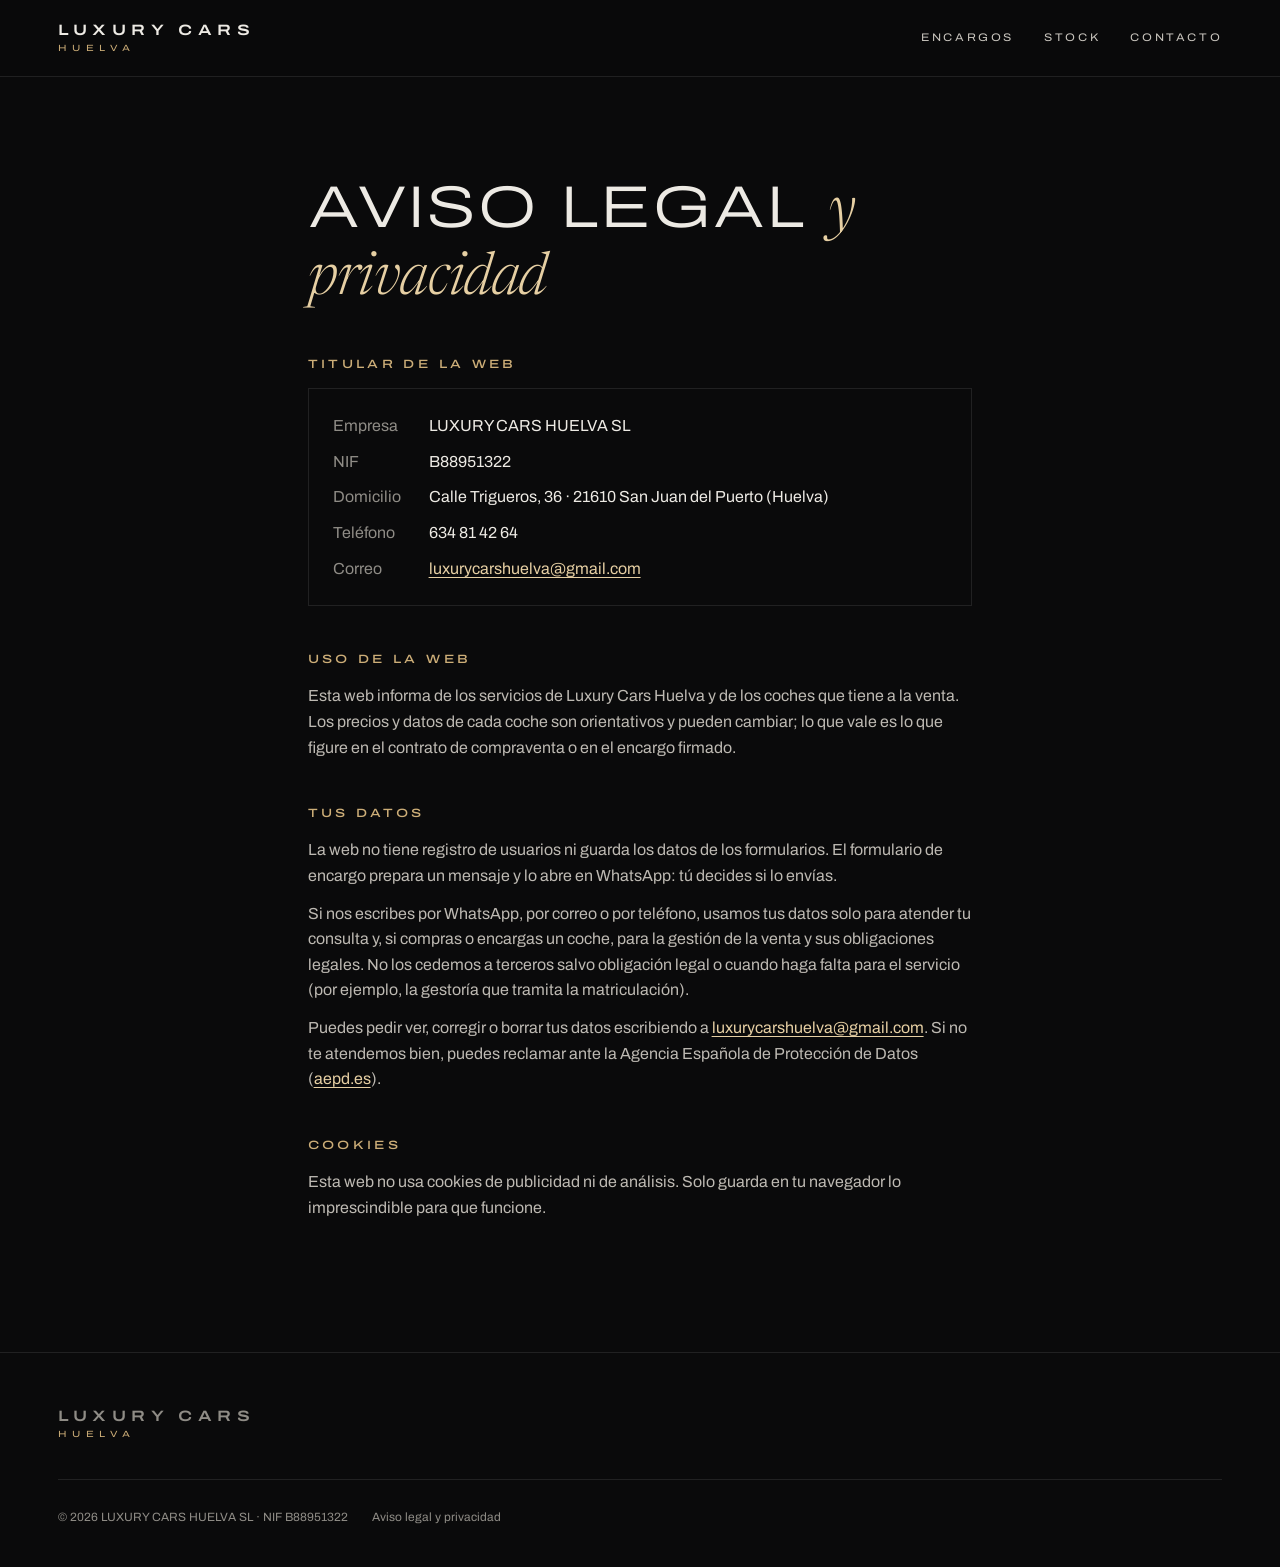
<file: aviso-legal.html>
<!doctype html>
<html lang="es">
<head>
<meta charset="utf-8">
<meta name="viewport" content="width=device-width,initial-scale=1">
<meta name="robots" content="index, follow">
<title>Aviso legal y privacidad · Luxury Cars Huelva</title>
<meta name="theme-color" content="#0A0A0B">
<link rel="icon" href="favicon.svg" type="image/svg+xml">
<link rel="preconnect" href="https://fonts.googleapis.com"><link rel="preconnect" href="https://fonts.gstatic.com" crossorigin>
<link href="https://fonts.googleapis.com/css2?family=Archivo:wdth,wght@62..125,300..600&family=Newsreader:ital,opsz,wght@1,6..72,300;1,6..72,400&display=swap" rel="stylesheet">
<link rel="stylesheet" href="site.css">
<style>
.legal-page{max-width:780px;padding-top:clamp(56px,8vw,100px);padding-bottom:120px}
.legal-page h1{margin-bottom:40px}
.legal-page h2{font-size:12px;letter-spacing:.28em;text-transform:uppercase;color:var(--gold);font-weight:500;margin:44px 0 14px;font-variation-settings:"wdth" 125}
.legal-page p,.legal-page li{color:#BDB9B2;margin-bottom:12px}
.legal-page ul{padding-left:20px}
.legal-page dl{display:grid;grid-template-columns:max-content 1fr;gap:10px 28px;padding:24px;border:1px solid var(--line)}
.legal-page dt{color:var(--mute)}
.legal-page a{color:var(--gold2);text-decoration:underline;text-underline-offset:3px}
@media (max-width:560px){.legal-page dl{grid-template-columns:1fr;gap:2px}.legal-page dd{margin-bottom:12px}}
</style>
</head>
<body>
<header class="top" data-solid="1">
  <div class="wrap">
    <a class="logo" href="index.html" aria-label="Luxury Cars Huelva, inicio"><b>LUXURY CARS</b><span>HUELVA</span></a>
    <nav class="nav" aria-label="Principal">
      <a href="index.html#encargo">Encargos</a><a href="coches.html">Stock</a><a href="index.html#contacto">Contacto</a>
    </nav>
    <button class="menu-btn" aria-label="Menú" aria-expanded="false"><i></i><i></i></button>
  </div>
</header>
<main class="wrap legal-page">
  <h1 class="h-lg">Aviso legal <em>y privacidad</em></h1>

  <h2>Titular de la web</h2>
  <dl>
    <dt>Empresa</dt><dd>LUXURY CARS HUELVA SL</dd>
    <dt>NIF</dt><dd>B88951322</dd>
    <dt>Domicilio</dt><dd>Calle Trigueros, 36 · 21610 San Juan del Puerto (Huelva)</dd>
    <dt>Teléfono</dt><dd>634 81 42 64</dd>
    <dt>Correo</dt><dd><a href="mailto:luxurycarshuelva@gmail.com">luxurycarshuelva@gmail.com</a></dd>
  </dl>

  <h2>Uso de la web</h2>
  <p>Esta web informa de los servicios de Luxury Cars Huelva y de los coches que tiene a la venta. Los precios y datos de cada coche son orientativos y pueden cambiar; lo que vale es lo que figure en el contrato de compraventa o en el encargo firmado.</p>

  <h2>Tus datos</h2>
  <p>La web no tiene registro de usuarios ni guarda los datos de los formularios. El formulario de encargo prepara un mensaje y lo abre en WhatsApp: tú decides si lo envías.</p>
  <p>Si nos escribes por WhatsApp, por correo o por teléfono, usamos tus datos solo para atender tu consulta y, si compras o encargas un coche, para la gestión de la venta y sus obligaciones legales. No los cedemos a terceros salvo obligación legal o cuando haga falta para el servicio (por ejemplo, la gestoría que tramita la matriculación).</p>
  <p>Puedes pedir ver, corregir o borrar tus datos escribiendo a <a href="mailto:luxurycarshuelva@gmail.com">luxurycarshuelva@gmail.com</a>. Si no te atendemos bien, puedes reclamar ante la Agencia Española de Protección de Datos (<a href="https://www.aepd.es" rel="noopener">aepd.es</a>).</p>

  <h2>Cookies</h2>
  <p>Esta web no usa cookies de publicidad ni de análisis. Solo guarda en tu navegador lo imprescindible para que funcione.</p>
</main>
<footer class="foot-site">
  <div class="wrap">
    <div><a class="logo" href="index.html"><b>LUXURY CARS</b><span>HUELVA</span></a></div>
    <div></div><div></div>
    <div class="legal"><span>© 2026 LUXURY CARS HUELVA SL · NIF B88951322</span><a href="aviso-legal.html">Aviso legal y privacidad</a></div>
  </div>
</footer>
<script src="stock.js"></script>
<script src="site.js"></script>
</body>
</html>
</file>
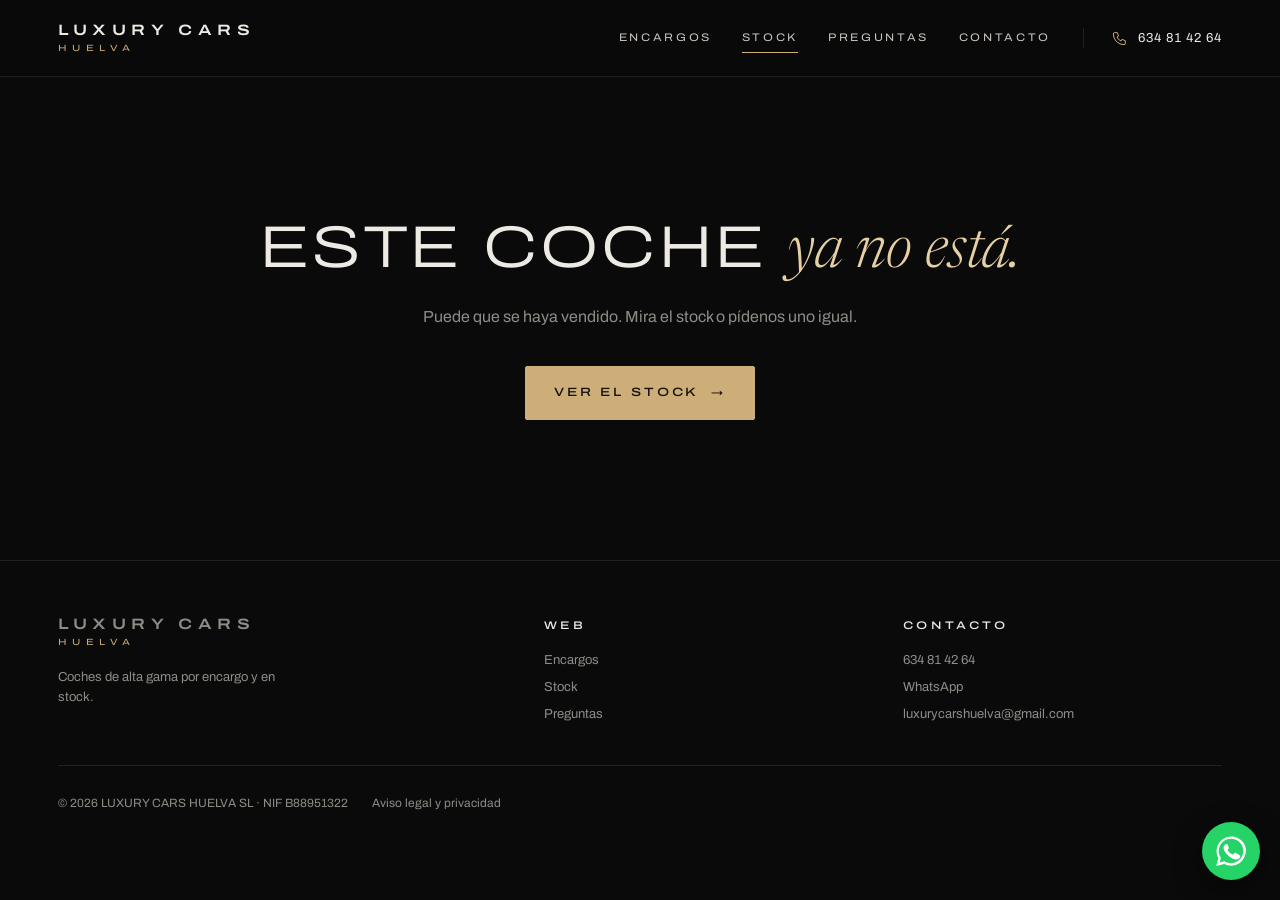
<file: coche.html>
<!doctype html>
<html lang="es" class="no-js">
<head>
<meta charset="utf-8">
<meta name="viewport" content="width=device-width,initial-scale=1">
<meta name="robots" content="index, follow">
<title>Coche en venta · Luxury Cars Huelva</title>
<meta name="description" content="Coche de alta gama en venta en Luxury Cars Huelva.">
<meta name="theme-color" content="#0A0A0B">
<link rel="icon" href="favicon.svg" type="image/svg+xml">
<link rel="preconnect" href="https://fonts.googleapis.com"><link rel="preconnect" href="https://fonts.gstatic.com" crossorigin>
<link href="https://fonts.googleapis.com/css2?family=Archivo:wdth,wght@62..125,300..600&family=Newsreader:ital,opsz,wght@1,6..72,300;1,6..72,400&display=swap" rel="stylesheet">
<link rel="stylesheet" href="site.css">
<style>
.crumbs{padding:28px 0;font-size:12px;letter-spacing:.14em;text-transform:uppercase;color:var(--mute)}
.crumbs a:hover{color:var(--ink)}
.crumbs span{margin:0 10px;color:var(--dim)}
.detail>*{min-width:0}
.detail{display:grid;grid-template-columns:minmax(0,1.55fr) minmax(0,1fr);gap:clamp(28px,4vw,64px);align-items:start}
.gal .main{position:relative;aspect-ratio:4/3;background:var(--bg2);overflow:hidden}
.gal .main img{width:100%;height:100%;object-fit:cover;transition:opacity .35s}
.gal .main img.fade{opacity:0}
.gal .nav-b{position:absolute;top:50%;transform:translateY(-50%);width:48px;height:48px;border-radius:50%;border:1px solid var(--line2);background:rgba(10,10,11,.55);backdrop-filter:blur(6px);cursor:pointer;display:grid;place-items:center;font-size:18px;transition:background .2s}
.gal .nav-b:hover{background:rgba(10,10,11,.85)}
.gal .prev{left:16px}.gal .next{right:16px}
.gal .idx{position:absolute;left:16px;bottom:14px;font-size:12px;letter-spacing:.14em;background:rgba(10,10,11,.6);padding:4px 9px}
.thumbs{display:flex;gap:8px;margin-top:8px;overflow-x:auto;scrollbar-width:none}
.thumbs button{flex:none;width:112px;aspect-ratio:4/3;padding:0;border:1px solid transparent;background:var(--bg2);cursor:pointer;opacity:.5;transition:opacity .2s,border-color .2s}
.thumbs button[aria-current=true]{opacity:1;border-color:var(--gold)}
.thumbs img{width:100%;height:100%;object-fit:cover}
.info{position:sticky;top:100px}
.info .eyebrow{margin-bottom:16px}
.info h1{font-weight:300;font-size:clamp(32px,3.6vw,52px);text-transform:uppercase;letter-spacing:.02em;line-height:1.02;font-variation-settings:"wdth" 125}
.info .ver{color:var(--mute);margin-top:12px;letter-spacing:.06em}
.info .p{display:flex;align-items:baseline;gap:16px;margin:30px 0 8px;padding-top:28px;border-top:1px solid var(--line)}
.info .p b{font-weight:300;font-size:clamp(34px,3.4vw,46px);font-variation-settings:"wdth" 112}
.st{font-size:11px;letter-spacing:.24em;text-transform:uppercase;padding:6px 10px;border:1px solid var(--line2)}
.st.stock{color:var(--ok);border-color:rgba(127,184,138,.4)}
.st.reservado{color:var(--warn);border-color:rgba(217,166,90,.45)}
.info .iva{font-size:13px;color:var(--mute)}
.info .ctas{display:grid;gap:10px;margin-top:28px}
.info .btn{width:100%;min-width:0;white-space:normal;padding:0 16px;letter-spacing:.16em}
.info .from{display:flex;gap:14px;align-items:flex-start;margin-top:28px;padding:20px;border:1px solid var(--line);font-size:14px;color:#B7B3AC}
.info .from i{font-style:normal;color:var(--gold);font-size:20px;line-height:1}
.grid-specs{display:grid;grid-template-columns:repeat(4,1fr);border-top:1px solid var(--line);border-left:1px solid var(--line);margin:clamp(48px,6vw,80px) 0 0}
.grid-specs div{padding:22px 24px;border-right:1px solid var(--line);border-bottom:1px solid var(--line)}
.grid-specs dt{font-size:10px;letter-spacing:.26em;text-transform:uppercase;color:var(--mute);margin-bottom:8px;font-variation-settings:"wdth" 118}
.grid-specs dd{font-size:18px;font-weight:300;font-variation-settings:"wdth" 108}
.desc{display:grid;grid-template-columns:1fr 1fr;gap:clamp(32px,5vw,80px);padding:clamp(48px,6vw,80px) 0}
.desc h2{font-size:11px;letter-spacing:.3em;text-transform:uppercase;color:var(--gold);font-weight:500;margin-bottom:20px;font-variation-settings:"wdth" 125}
.desc p{color:#BDB9B2;font-size:17px;max-width:60ch}
.tags{display:flex;flex-wrap:wrap;gap:8px}
.tags span{font-size:13px;padding:8px 14px;border:1px solid var(--line2);border-radius:999px;color:#C9C5BE}
.similar{padding:clamp(56px,7vw,100px) 0 120px;border-top:1px solid var(--line)}
.similar .h-md{margin-bottom:32px}
.encarga{display:flex;justify-content:space-between;align-items:center;gap:24px;flex-wrap:wrap;padding:32px clamp(24px,3vw,40px);background:var(--bg2);border:1px solid var(--line);margin-bottom:clamp(56px,7vw,100px)}
.encarga p{color:#BDB9B2;max-width:52ch}
.encarga strong{display:block;font-weight:400;font-size:20px;text-transform:uppercase;letter-spacing:.05em;color:var(--ink);margin-bottom:6px;font-variation-settings:"wdth" 118}
.notfound{text-align:center;padding:140px 20px}
.notfound p{color:var(--mute);margin:20px 0 36px}
.sample-note{font-size:12px;color:var(--dim);margin-top:10px}
@media (max-width:980px){
  .detail{grid-template-columns:1fr}
  .info{position:static}
  .grid-specs{grid-template-columns:repeat(2,1fr)}
  .desc{grid-template-columns:1fr}
}
@media (max-width:760px){
  .detail>.gal{margin:0 calc(var(--pad) * -1)}
  .thumbs{padding:0 var(--pad)}
  .thumbs button{width:84px}
  .gal .nav-b{width:40px;height:40px}
}
</style>
</head>
<body>
<script>document.documentElement.classList.remove('no-js')</script>

<header class="top" data-solid="1">
  <div class="wrap">
    <a class="logo" href="index.html" aria-label="Luxury Cars Huelva, inicio"><b>LUXURY CARS</b><span>HUELVA</span></a>
    <nav class="nav" aria-label="Principal">
      <a href="index.html#encargo">Encargos</a>
      <a href="coches.html" aria-current="page">Stock</a>
      <a href="index.html#preguntas">Preguntas</a>
      <a href="index.html#contacto">Contacto</a>
    </nav>
    <a class="tel num" href="tel:+34634814264" data-icon="tel">634 81 42 64</a>
    <button class="menu-btn" aria-label="Menú" aria-expanded="false"><i></i><i></i></button>
  </div>
</header>

<main class="wrap" id="app"></main>

<footer class="foot-site">
  <div class="wrap">
    <div><a class="logo" href="index.html"><b>LUXURY CARS</b><span>HUELVA</span></a><p style="margin-top:20px;max-width:36ch">Coches de alta gama por encargo y en stock.</p></div>
    <div><h4>Web</h4><p><a href="index.html#encargo">Encargos</a></p><p><a href="coches.html">Stock</a></p><p><a href="index.html#preguntas">Preguntas</a></p></div>
    <div><h4>Contacto</h4><p><a href="tel:+34634814264" class="num">634 81 42 64</a></p><p><a data-wa>WhatsApp</a></p><p><a href="mailto:luxurycarshuelva@gmail.com">luxurycarshuelva@gmail.com</a></p></div>
    <div class="legal"><span>© 2026 LUXURY CARS HUELVA SL · NIF B88951322</span><a href="aviso-legal.html">Aviso legal y privacidad</a></div>
  </div>
</footer>

<a class="wa-float" id="waFloat" data-icon="wa" aria-label="Escríbenos por WhatsApp" target="_blank" rel="noopener"></a>

<script src="stock.js"></script>
<script src="site.js"></script>
<script>
const id = new URLSearchParams(location.search).get('id');
const app = document.getElementById('app');
const e = LCH.esc;
let foto = 0;

async function pintar() {
  const c = id && await LCH.get(id);
  if (!c || c.estado === 'oculto') {
    app.innerHTML = `<div class="notfound"><h1 class="h-lg">Este coche <em>ya no está.</em></h1><p>Puede que se haya vendido. Mira el stock o pídenos uno igual.</p><a class="btn gold" href="coches.html">Ver el stock <span class="arr">→</span></a></div>`;
    return;
  }
  const t = LCH.titulo(c);
  const fotos = (c.fotos || []).length ? c.fotos : [];
  foto = Math.min(foto, Math.max(0, fotos.length - 1));
  document.title = `${t} ${c.anio || ''} · ${c.estado === 'vendido' ? 'Vendido' : LCH.eur(c.precio)} · Luxury Cars Huelva`;
  const msg = `Hola, me interesa el ${t} ${c.version || ''} de ${c.anio || ''} (${LCH.eur(c.precio)}) que tenéis en la web.`.replace(/\s+/g, ' ');
  document.getElementById('waFloat').href = LCH.wa(msg);
  const vendido = c.estado === 'vendido';
  const muestra = fotos.some(f => f.startsWith('img/'));
  const specs = [['Año', c.anio], ['Kilómetros', c.km != null && LCH.num(c.km) + ' km'], ['Potencia', c.cv && c.cv + ' CV'], ['Combustible', c.combustible], ['Cambio', c.cambio], ['Color', c.color], ['Estado', LCH.ESTADOS[c.estado]]].filter(s => s[1]);

  app.innerHTML = `
    <nav class="crumbs" aria-label="Migas"><a href="index.html">Inicio</a><span>/</span><a href="coches.html">Stock</a><span>/</span>${e(t)}</nav>
    <div class="detail">
      <div class="gal">
        <div class="main">
          ${fotos.length ? `<img id="big" src="${e(fotos[foto])}" alt="${e(t)} ${c.anio || ''}, foto ${foto + 1}">` : ''}
          ${fotos.length > 1 ? `<button class="nav-b prev" aria-label="Foto anterior">←</button><button class="nav-b next" aria-label="Foto siguiente">→</button><span class="idx num">${foto + 1} / ${fotos.length}</span>` : ''}
        </div>
        ${fotos.length > 1 ? `<div class="thumbs">${fotos.map((f, i) => `<button data-i="${i}" aria-current="${i === foto}" aria-label="Ver foto ${i + 1}"><img src="${e(f)}" alt="" loading="lazy"></button>`).join('')}</div>` : ''}
        ${muestra ? '<p class="sample-note">Imágenes de muestra para la propuesta de diseño.</p>' : ''}
      </div>
      <aside class="info">
        <p class="eyebrow">${e(c.marca)}</p>
        <h1>${e(c.modelo)}</h1>
        ${c.version ? `<p class="ver">${e(c.version)}</p>` : ''}
        <div class="p"><b class="num">${vendido ? 'Vendido' : LCH.eur(c.precio)}</b>${vendido ? '' : `<span class="st ${c.estado}">${LCH.ESTADOS[c.estado]}</span>`}</div>
        ${vendido ? '<p class="iva">Este coche ya tiene dueño. Podemos buscarte uno igual.</p>' : '<p class="iva">Precio final, matriculado en España.</p>'}
        <div class="ctas">
          ${vendido
            ? `<a class="btn gold" href="index.html?modelo=${encodeURIComponent(t)}#encargo">Encargar uno igual <span class="arr">→</span></a>`
            : `<a class="btn wa" href="${LCH.wa(msg)}" target="_blank" rel="noopener">${ICON.wa} Preguntar por WhatsApp</a>
               <a class="btn" href="tel:+34634814264">${ICON.tel} Llamar · <span class="num">634 81 42 64</span></a>`}
        </div>
        ${vendido ? '' : '<div class="from"><i>◆</i><span>Te lo entregamos matriculado y listo para conducir.</span></div>'}
      </aside>
    </div>
    <dl class="grid-specs num">${specs.map(([k, v]) => `<div><dt>${k}</dt><dd>${e(v)}</dd></div>`).join('')}</dl>
    <div class="desc">
      <div><h2>Sobre este coche</h2><p>${e(c.descripcion || 'Pregúntanos por WhatsApp y te contamos todo sobre este coche.')}</p></div>
      ${(c.extras || []).length ? `<div><h2>Equipamiento destacado</h2><div class="tags">${c.extras.map(x => `<span>${e(x)}</span>`).join('')}</div></div>` : '<div></div>'}
    </div>
    <div class="encarga"><p><strong>¿Te gusta, pero lo quieres distinto?</strong>Otro color, otro año u otros extras: te lo buscamos.</p><a class="btn gold" href="index.html?modelo=${encodeURIComponent(t)}#encargo">Encargar uno así <span class="arr">→</span></a></div>
  `;

  // galería
  const big = document.getElementById('big');
  const ir = i => {
    foto = (i + fotos.length) % fotos.length;
    big.classList.add('fade');
    setTimeout(() => { big.src = fotos[foto]; big.alt = `${t} ${c.anio || ''}, foto ${foto + 1}`; big.classList.remove('fade'); }, 180);
    app.querySelectorAll('.thumbs button').forEach((b, j) => b.setAttribute('aria-current', j === foto));
    const idx = app.querySelector('.idx'); if (idx) idx.textContent = `${foto + 1} / ${fotos.length}`;
  };
  app.querySelector('.prev')?.addEventListener('click', () => ir(foto - 1));
  app.querySelector('.next')?.addEventListener('click', () => ir(foto + 1));
  app.querySelectorAll('.thumbs button').forEach(b => b.addEventListener('click', () => ir(+b.dataset.i)));
  let x0 = null;
  big && big.parentElement.addEventListener('touchstart', ev => x0 = ev.touches[0].clientX, { passive: true });
  big && big.parentElement.addEventListener('touchend', ev => { if (x0 == null) return; const d = ev.changedTouches[0].clientX - x0; if (Math.abs(d) > 40) ir(foto + (d < 0 ? 1 : -1)); x0 = null; });
  document.onkeydown = ev => { if (fotos.length > 1 && ev.key === 'ArrowRight') ir(foto + 1); if (fotos.length > 1 && ev.key === 'ArrowLeft') ir(foto - 1); };

  // parecidos
  const otros = (await LCH.list()).filter(x => x.id !== c.id && x.estado !== 'vendido');
  otros.sort((a, b) => (b.marca === c.marca) - (a.marca === c.marca) || Math.abs((a.precio || 0) - (c.precio || 0)) - Math.abs((b.precio || 0) - (c.precio || 0)));
  if (otros.length) {
    app.insertAdjacentHTML('beforeend', `<section class="similar"><h2 class="h-md">También <em>en stock</em></h2><div class="cars">${otros.slice(0, 3).map(carCard).join('')}</div></section>`);
    reveal(app);
  }

  // datos para Google
  document.getElementById('ld')?.remove();
  const ld = { '@context': 'https://schema.org', '@type': 'Car', name: `${t} ${c.version || ''}`.trim(), brand: { '@type': 'Brand', name: c.marca }, model: c.modelo, vehicleModelDate: String(c.anio || ''), mileageFromOdometer: { '@type': 'QuantitativeValue', value: c.km, unitCode: 'KMT' }, fuelType: c.combustible, color: c.color, image: fotos.map(f => new URL(f, location.href).href), description: c.descripcion,
    offers: { '@type': 'Offer', price: c.precio, priceCurrency: 'EUR', availability: vendido ? 'https://schema.org/SoldOut' : 'https://schema.org/InStock', seller: { '@type': 'AutoDealer', name: 'Luxury Cars Huelva', telephone: '+34634814264' } } };
  const s = document.createElement('script'); s.type = 'application/ld+json'; s.id = 'ld'; s.textContent = JSON.stringify(ld); document.head.appendChild(s);
}
pintar(); LCH.onChange(pintar);
</script>
</body>
</html>
</file>
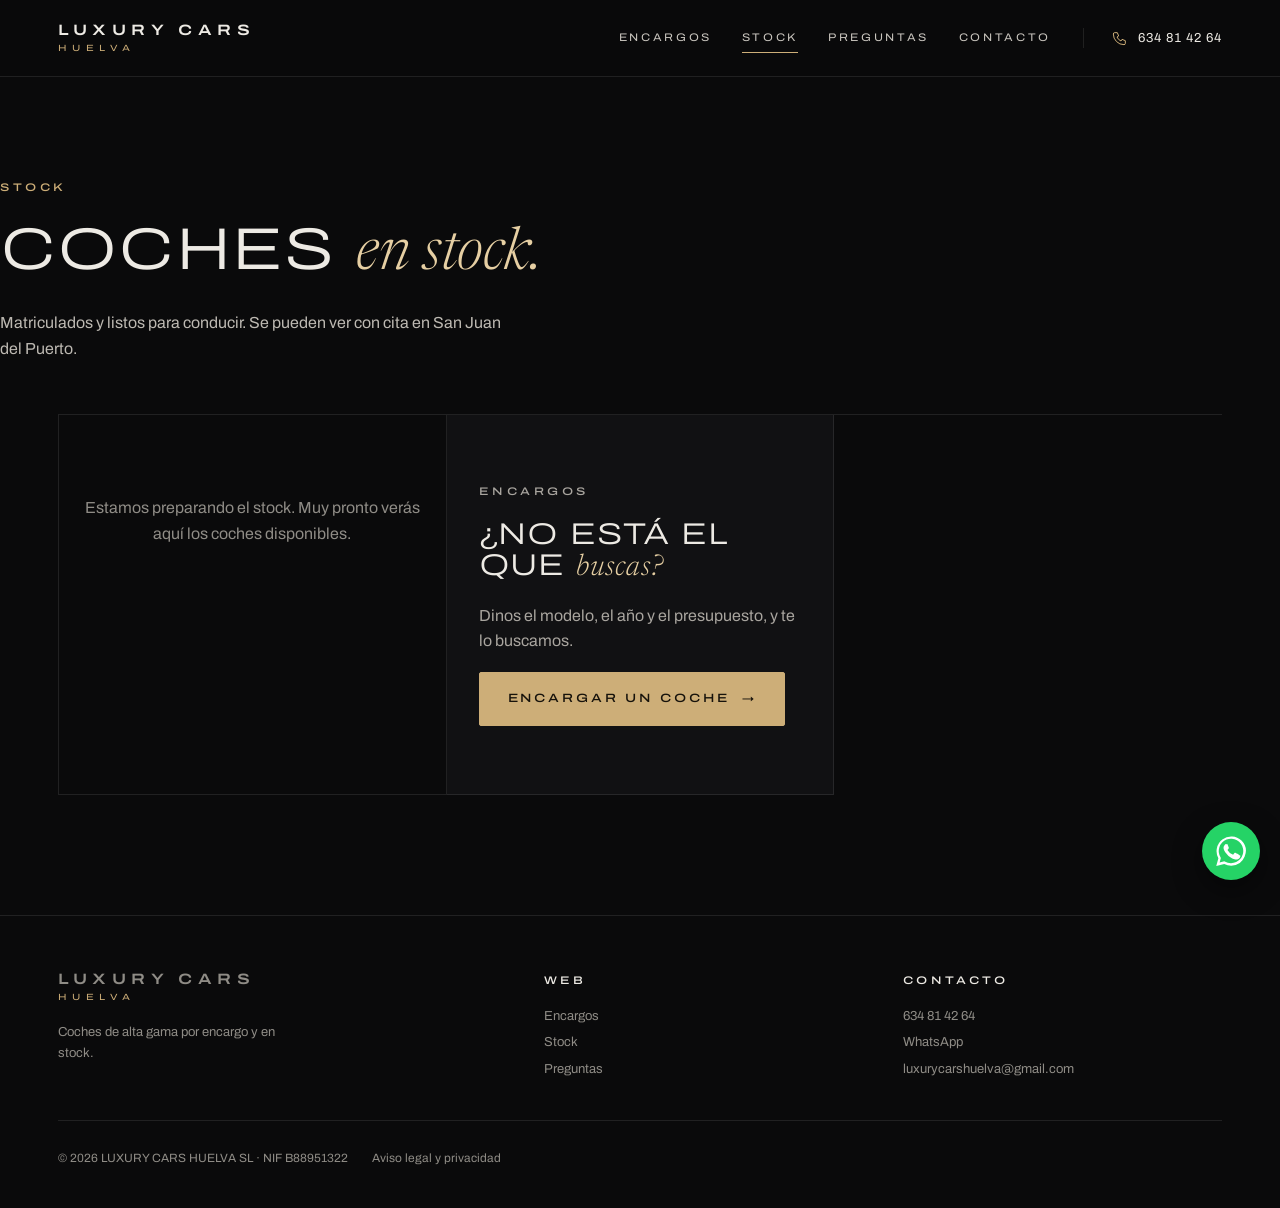
<file: coches.html>
<!doctype html>
<html lang="es" class="no-js">
<head>
<meta charset="utf-8">
<meta name="viewport" content="width=device-width,initial-scale=1">
<meta name="robots" content="index, follow">
<title>Coches en stock · Luxury Cars Huelva</title>
<meta name="description" content="Coches de alta gama en stock en San Juan del Puerto (Huelva): Porsche, Mercedes-AMG, BMW M, Audi RS y más.">
<meta name="theme-color" content="#0A0A0B">
<link rel="icon" href="favicon.svg" type="image/svg+xml">
<link rel="preconnect" href="https://fonts.googleapis.com"><link rel="preconnect" href="https://fonts.gstatic.com" crossorigin>
<link href="https://fonts.googleapis.com/css2?family=Archivo:wdth,wght@62..125,300..600&family=Newsreader:ital,opsz,wght@1,6..72,300;1,6..72,400&display=swap" rel="stylesheet">
<link rel="stylesheet" href="site.css">
<style>
.head{padding:clamp(56px,8vw,110px) 0 clamp(36px,4vw,56px)}
.head .eyebrow{margin-bottom:22px}
.head .lead{margin-top:24px}
.bar{position:sticky;top:76px;z-index:20;background:rgba(10,10,11,.9);backdrop-filter:blur(12px);-webkit-backdrop-filter:blur(12px);border-block:1px solid var(--line);margin-bottom:32px}
.bar .wrap{display:flex;align-items:center;gap:10px;height:68px;overflow-x:auto;scrollbar-width:none}
.bar .wrap::-webkit-scrollbar{display:none}
.chip{flex:none;height:38px;padding:0 16px;border:1px solid var(--line2);border-radius:999px;background:none;cursor:pointer;font-size:12px;letter-spacing:.14em;text-transform:uppercase;color:#C9C5BE;font-variation-settings:"wdth" 112;transition:all .2s}
.chip:hover{border-color:var(--ink)}
.chip[aria-pressed=true]{background:var(--ink);border-color:var(--ink);color:var(--bg)}
.sep{flex:none;width:1px;height:24px;background:var(--line2);margin:0 6px}
.sort{flex:none;margin-left:auto;background:none;border:1px solid var(--line2);border-radius:999px;height:38px;padding:0 34px 0 16px;font-size:12px;letter-spacing:.1em;appearance:none;-webkit-appearance:none;cursor:pointer;background-image:linear-gradient(45deg,transparent 50%,var(--mute) 50%),linear-gradient(135deg,var(--mute) 50%,transparent 50%);background-position:calc(100% - 18px) 16px,calc(100% - 13px) 16px;background-size:5px 5px;background-repeat:no-repeat}
.sort option{background:var(--bg2)}
.count{font-size:13px;color:var(--mute);margin-bottom:18px}
.ask{background:var(--bg2);display:flex;flex-direction:column;justify-content:center;gap:18px;padding:40px 32px;min-height:380px}
.ask h3{font-weight:300;font-size:30px;text-transform:uppercase;letter-spacing:.03em;font-variation-settings:"wdth" 125;line-height:1.05}
.ask h3 em{font-family:var(--serif);font-weight:300;text-transform:none;color:var(--gold2)}
.ask p{color:#A9A59F}
.ask .btn{align-self:flex-start}
.empty{padding:80px 20px;text-align:center;color:var(--mute);background:var(--bg)}
main{padding-bottom:120px}
</style>
</head>
<body>
<script>document.documentElement.classList.remove('no-js')</script>

<header class="top" data-solid="1">
  <div class="wrap">
    <a class="logo" href="index.html" aria-label="Luxury Cars Huelva, inicio"><b>LUXURY CARS</b><span>HUELVA</span></a>
    <nav class="nav" aria-label="Principal">
      <a href="index.html#encargo">Encargos</a>
      <a href="coches.html" aria-current="page">Stock</a>
      <a href="index.html#preguntas">Preguntas</a>
      <a href="index.html#contacto">Contacto</a>
    </nav>
    <a class="tel num" href="tel:+34634814264" data-icon="tel">634 81 42 64</a>
    <button class="menu-btn" aria-label="Menú" aria-expanded="false"><i></i><i></i></button>
  </div>
</header>

<main>
  <div class="wrap head">
    <p class="eyebrow">Stock</p>
    <h1 class="h-lg">Coches <em>en stock.</em></h1>
    <p class="lead">Matriculados y listos para conducir. Se pueden ver con cita en San Juan del Puerto.</p>
  </div>

  <div class="bar">
    <div class="wrap" id="filters" role="toolbar" aria-label="Filtrar coches"></div>
  </div>

  <div class="wrap">
    <p class="count num" id="count" aria-live="polite"></p>
    <div class="cars" id="list"></div>
  </div>
</main>

<footer class="foot-site">
  <div class="wrap">
    <div><a class="logo" href="index.html"><b>LUXURY CARS</b><span>HUELVA</span></a><p style="margin-top:20px;max-width:36ch">Coches de alta gama por encargo y en stock.</p></div>
    <div><h4>Web</h4><p><a href="index.html#encargo">Encargos</a></p><p><a href="coches.html">Stock</a></p><p><a href="index.html#preguntas">Preguntas</a></p></div>
    <div><h4>Contacto</h4><p><a href="tel:+34634814264" class="num">634 81 42 64</a></p><p><a data-wa>WhatsApp</a></p><p><a href="mailto:luxurycarshuelva@gmail.com">luxurycarshuelva@gmail.com</a></p></div>
    <div class="legal"><span>© 2026 LUXURY CARS HUELVA SL · NIF B88951322</span><a href="aviso-legal.html">Aviso legal y privacidad</a></div>
  </div>
</footer>

<a class="wa-float" data-wa="Hola, estoy mirando vuestro stock en la web." data-icon="wa" aria-label="Escríbenos por WhatsApp"></a>

<script src="stock.js"></script>
<script src="site.js"></script>
<script>
const state = { marca: '', vendidos: false, orden: 'reciente' };
let cars = [];

function filtros() {
  const marcas = [...new Set(cars.map(c => c.marca))].sort();
  const box = document.getElementById('filters');
  box.innerHTML =
    `<button class="chip" data-marca="" aria-pressed="${!state.marca}">Todas</button>` +
    marcas.map(m => `<button class="chip" data-marca="${LCH.esc(m)}" aria-pressed="${state.marca === m}">${LCH.esc(m)}</button>`).join('') +
    `<span class="sep"></span><button class="chip" id="vend" aria-pressed="${state.vendidos}">Ver vendidos</button>` +
    `<select class="sort" id="orden" aria-label="Ordenar">
      <option value="reciente">Más recientes</option><option value="precio-asc">Precio: menor a mayor</option>
      <option value="precio-desc">Precio: mayor a menor</option><option value="anio">Año: más nuevos</option><option value="km">Menos kilómetros</option></select>`;
  box.querySelector('#orden').value = state.orden;
  box.querySelectorAll('[data-marca]').forEach(b => b.onclick = () => { state.marca = b.dataset.marca; pintar(); });
  box.querySelector('#vend').onclick = () => { state.vendidos = !state.vendidos; pintar(); };
  box.querySelector('#orden').onchange = e => { state.orden = e.target.value; pintar(); };
}

function pintar() {
  document.querySelector('.bar').hidden = !cars.length; document.getElementById('count').hidden = !cars.length;
  filtros();
  let l = cars.filter(c => (!state.marca || c.marca === state.marca) && (state.vendidos || c.estado !== 'vendido'));
  const by = { 'precio-asc': (a, b) => (a.precio || 1e9) - (b.precio || 1e9), 'precio-desc': (a, b) => (b.precio || 0) - (a.precio || 0), anio: (a, b) => (b.anio || 0) - (a.anio || 0), km: (a, b) => (a.km || 0) - (b.km || 0) }[state.orden];
  if (by) l = [...l].sort(by);
  document.getElementById('count').textContent = l.length === 1 ? '1 coche' : `${l.length} coches`;
  const ask = `<div class="ask rv"><p class="eyebrow">Encargos</p><h3>¿No está el que <em>buscas?</em></h3><p>Dinos el modelo, el año y el presupuesto, y te lo buscamos.</p><a class="btn gold" href="index.html#encargo">Encargar un coche <span class="arr">→</span></a></div>`;
  const box = document.getElementById('list');
  box.innerHTML = (l.length ? l.map(carCard).join('') : `<div class="empty">${cars.length ? 'Ahora mismo no hay ningún ' + LCH.esc(state.marca) + ' en stock.' : 'Estamos preparando el stock. Muy pronto verás aquí los coches disponibles.'}</div>`) + ask;
  reveal(box);
}

async function cargar() { cars = await LCH.list(); pintar(); }
cargar(); LCH.onChange(cargar);
</script>
</body>
</html>
</file>
<file: site.css>
/* Luxury Cars Huelva — estilos comunes de la web pública */
:root{
  --bg:#0A0A0B; --bg2:#111113; --bg3:#18181B;
  --line:rgba(237,234,228,.10); --line2:rgba(237,234,228,.18);
  --ink:#EDEAE4; --mute:#8F8C86; --dim:#5E5C58;
  --gold:#CDAE78; --gold2:#E6CFA3;
  --ok:#7FB88A; --warn:#D9A65A;
  --wa:#25D366;
  --wide:"Archivo",system-ui,sans-serif;
  --serif:"Newsreader",Georgia,serif;
  --r:2px;
  --pad:clamp(20px,4.5vw,64px);
  --max:1360px;
  color-scheme:dark;
}
*{box-sizing:border-box;margin:0;padding:0}
html{scroll-behavior:smooth;-webkit-text-size-adjust:100%}
@media (prefers-reduced-motion:reduce){html{scroll-behavior:auto}*,*::before,*::after{animation-duration:.01ms!important;transition-duration:.01ms!important}}
body{background:var(--bg);color:var(--ink);font:400 16px/1.6 var(--wide);font-variation-settings:"wdth" 100;-webkit-font-smoothing:antialiased;overflow-x:hidden}
img{display:block;max-width:100%}
a{color:inherit;text-decoration:none}
button,input,select,textarea{font:inherit;color:inherit}
:focus-visible{outline:1px solid var(--gold);outline-offset:3px}
.wrap{max-width:var(--max);margin:0 auto;padding:0 var(--pad)}

/* tipografía */
.eyebrow{font-size:11px;letter-spacing:.32em;text-transform:uppercase;color:var(--gold);font-variation-settings:"wdth" 125;font-weight:500}
.h-xl,.h-lg,.h-md{font-weight:300;font-variation-settings:"wdth" 125;text-transform:uppercase;letter-spacing:.02em;line-height:1.02}
.h-xl{font-size:clamp(40px,6.6vw,104px)}
.h-lg{font-size:clamp(32px,4.6vw,68px)}
.h-md{font-size:clamp(22px,2.4vw,32px);letter-spacing:.04em}
.h-xl em,.h-lg em,.h-md em{font-family:var(--serif);font-style:italic;font-weight:300;text-transform:none;letter-spacing:-.01em;color:var(--gold2);font-variation-settings:normal}
.lead{font-size:clamp(16px,1.25vw,19px);color:#BDB9B2;max-width:56ch;line-height:1.65}
.num{font-variant-numeric:tabular-nums}

/* botones */
.btn{display:inline-flex;align-items:center;justify-content:center;gap:12px;height:54px;padding:0 28px;border:1px solid var(--line2);border-radius:var(--r);font-size:12px;letter-spacing:.24em;text-transform:uppercase;font-weight:500;font-variation-settings:"wdth" 125;cursor:pointer;background:transparent;transition:background .3s,border-color .3s,color .3s;white-space:nowrap}
.btn:hover{border-color:var(--ink)}
.btn.gold{background:var(--gold);border-color:var(--gold);color:#16120B}
.btn.gold:hover{background:var(--gold2);border-color:var(--gold2)}
.btn.wa{background:var(--wa);border-color:var(--wa);color:#06260F}
.btn .arr{transition:transform .3s}
.btn:hover .arr{transform:translateX(4px)}
.btn svg{width:18px;height:18px;flex:none}

/* franja de borrador */
.draft{background:var(--gold);color:#16120B;text-align:center;font-size:12px;padding:7px 16px;letter-spacing:.02em}

/* cabecera */
.top{position:sticky;top:0;z-index:50;transition:background .4s,border-color .4s;border-bottom:1px solid transparent}
.top.solid{background:rgba(10,10,11,.86);backdrop-filter:blur(14px);-webkit-backdrop-filter:blur(14px);border-bottom-color:var(--line)}
.top .wrap{display:flex;align-items:center;gap:32px;height:76px}
.logo{display:flex;flex-direction:column;line-height:1;gap:6px}
.logo b{font-weight:600;font-size:15px;letter-spacing:.36em;font-variation-settings:"wdth" 125}
.logo span{font-size:9px;letter-spacing:.62em;color:var(--gold);font-variation-settings:"wdth" 125}
.nav{display:flex;gap:30px;margin-left:auto}
.nav a{font-size:11px;letter-spacing:.24em;text-transform:uppercase;color:#C9C5BE;font-variation-settings:"wdth" 112;position:relative;padding:6px 0}
.nav a::after{content:"";position:absolute;left:0;right:100%;bottom:0;height:1px;background:var(--gold);transition:right .3s}
.nav a:hover::after,.nav a[aria-current]::after{right:0}
.tel{display:flex;align-items:center;gap:10px;font-size:13px;letter-spacing:.08em;padding-left:28px;border-left:1px solid var(--line)}
.tel svg{width:16px;height:16px;color:var(--gold)}
.menu-btn{display:none;margin-left:auto;background:none;border:0;width:44px;height:44px;cursor:pointer}
.menu-btn i{display:block;width:22px;height:1px;background:var(--ink);margin:6px auto;transition:transform .3s}
@media (max-width:980px){
  .nav,.tel{display:none}
  .menu-btn{display:block}
  .top.open .nav{display:flex;position:absolute;top:100%;left:0;right:0;flex-direction:column;gap:0;background:var(--bg);border-bottom:1px solid var(--line);padding:8px var(--pad) 20px}
  .top.open .nav a{padding:16px 0;border-bottom:1px solid var(--line);font-size:13px}
  .top.open .menu-btn i:first-child{transform:translateY(3.5px) rotate(45deg)}
  .top.open .menu-btn i:last-child{transform:translateY(-3.5px) rotate(-45deg)}
}

/* tarjeta de coche */
.cars{display:grid;grid-template-columns:repeat(auto-fill,minmax(min(100%,380px),1fr));border-top:1px solid var(--line);border-left:1px solid var(--line)}
.cars>*{border-right:1px solid var(--line);border-bottom:1px solid var(--line)}
.car{background:var(--bg);display:flex;flex-direction:column;position:relative;overflow:hidden}
.car .ph{aspect-ratio:4/3;overflow:hidden;background:var(--bg2);position:relative}
.car .ph img{width:100%;height:100%;object-fit:cover;transition:transform 1.2s cubic-bezier(.2,.7,.2,1)}
.car:hover .ph img{transform:scale(1.045)}
.car .body{padding:22px 24px 24px;display:flex;flex-direction:column;gap:14px;flex:1}
.car h3{font-weight:400;font-size:20px;letter-spacing:.06em;text-transform:uppercase;font-variation-settings:"wdth" 118;line-height:1.15}
.car h3 small{display:block;font-size:12px;letter-spacing:.16em;color:var(--mute);margin-top:6px;font-variation-settings:"wdth" 100}
.specs{display:flex;flex-wrap:wrap;gap:6px 18px;font-size:13px;color:#B7B3AC}
.specs span{display:inline-flex;align-items:center;gap:6px}
.specs span+span::before{content:"";width:3px;height:3px;border-radius:50%;background:var(--dim);margin-right:12px}
.car .foot{display:flex;align-items:flex-end;justify-content:space-between;gap:12px;margin-top:auto;padding-top:16px;border-top:1px solid var(--line)}
.price{font-size:24px;font-weight:300;letter-spacing:.02em;font-variation-settings:"wdth" 112}
.origin{font-size:11px;letter-spacing:.18em;text-transform:uppercase;color:var(--mute)}
.badge{position:absolute;top:16px;left:16px;z-index:2;font-size:10px;letter-spacing:.26em;text-transform:uppercase;padding:7px 11px;background:rgba(10,10,11,.75);backdrop-filter:blur(8px);border:1px solid var(--line2);font-variation-settings:"wdth" 125}
.badge.reservado{color:var(--warn);border-color:rgba(217,166,90,.5)}
.badge.vendido{color:var(--ink);background:rgba(10,10,11,.85)}
.car.is-vendido .ph img{filter:grayscale(.85) brightness(.7)}
.car.is-vendido .price{color:var(--mute);text-decoration:line-through;text-decoration-thickness:1px}
.sample{position:absolute;right:12px;bottom:12px;z-index:2;font-size:10px;letter-spacing:.06em;color:rgba(237,234,228,.7);background:rgba(10,10,11,.55);padding:3px 7px}

/* WhatsApp flotante */
.wa-float{position:fixed;right:20px;bottom:20px;z-index:60;width:58px;height:58px;border-radius:50%;background:var(--wa);display:grid;place-items:center;box-shadow:0 10px 30px rgba(0,0,0,.45);transition:transform .3s}
.wa-float:hover{transform:scale(1.06)}
.wa-float svg{width:30px;height:30px;color:#fff}

/* pie */
.foot-site{border-top:1px solid var(--line);padding:56px 0 40px;margin-top:0;color:var(--mute);font-size:13px}
.foot-site .wrap{display:grid;grid-template-columns:1.4fr 1fr 1fr;gap:40px}
.foot-site h4{font-size:11px;letter-spacing:.28em;text-transform:uppercase;color:var(--ink);font-weight:500;margin-bottom:16px;font-variation-settings:"wdth" 125}
.foot-site a:hover{color:var(--ink)}
.foot-site p+p{margin-top:6px}
.legal{grid-column:1/-1;display:flex;flex-wrap:wrap;gap:8px 24px;padding-top:28px;border-top:1px solid var(--line);font-size:12px}
@media (max-width:760px){.foot-site .wrap{grid-template-columns:1fr}}

/* aparición al hacer scroll */
.rv{opacity:0;transform:translateY(24px);transition:opacity .9s cubic-bezier(.2,.7,.2,1),transform .9s cubic-bezier(.2,.7,.2,1)}
.rv.in{opacity:1;transform:none}
.no-js .rv{opacity:1;transform:none}
</file>
